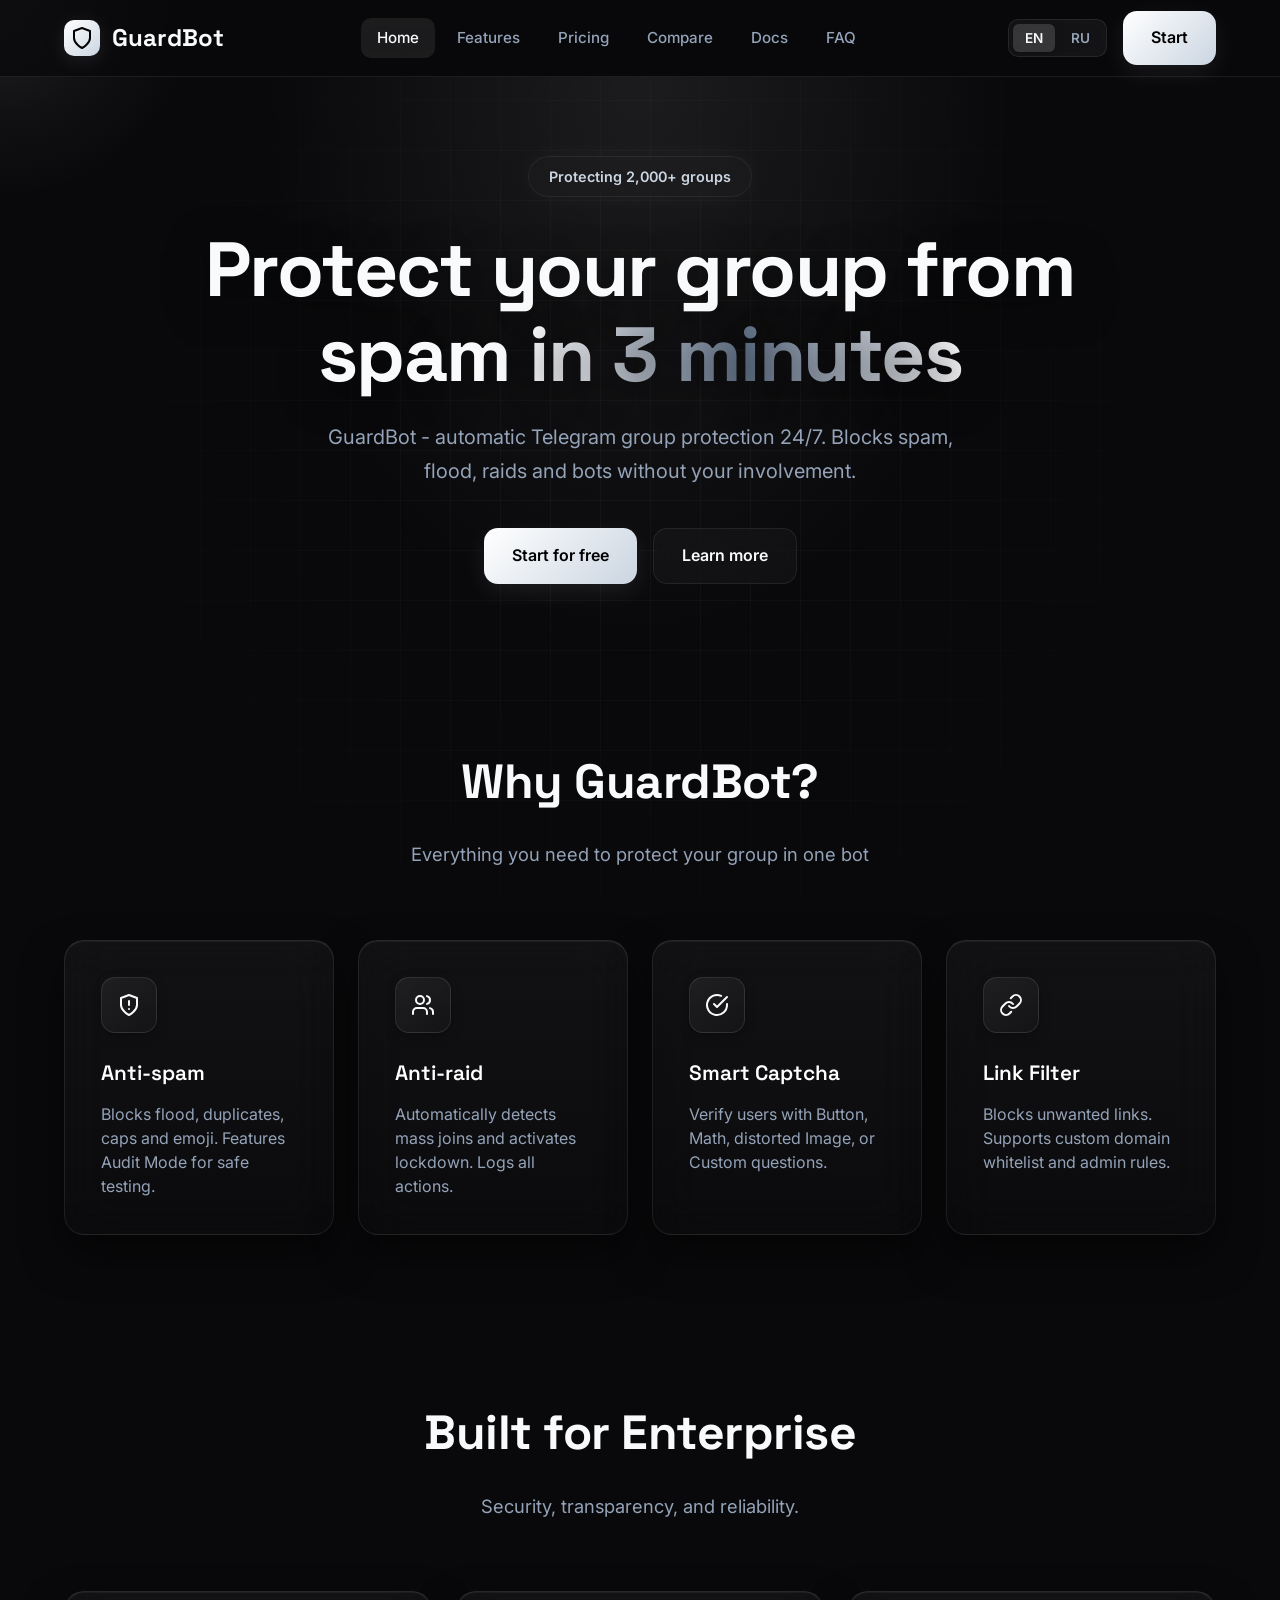
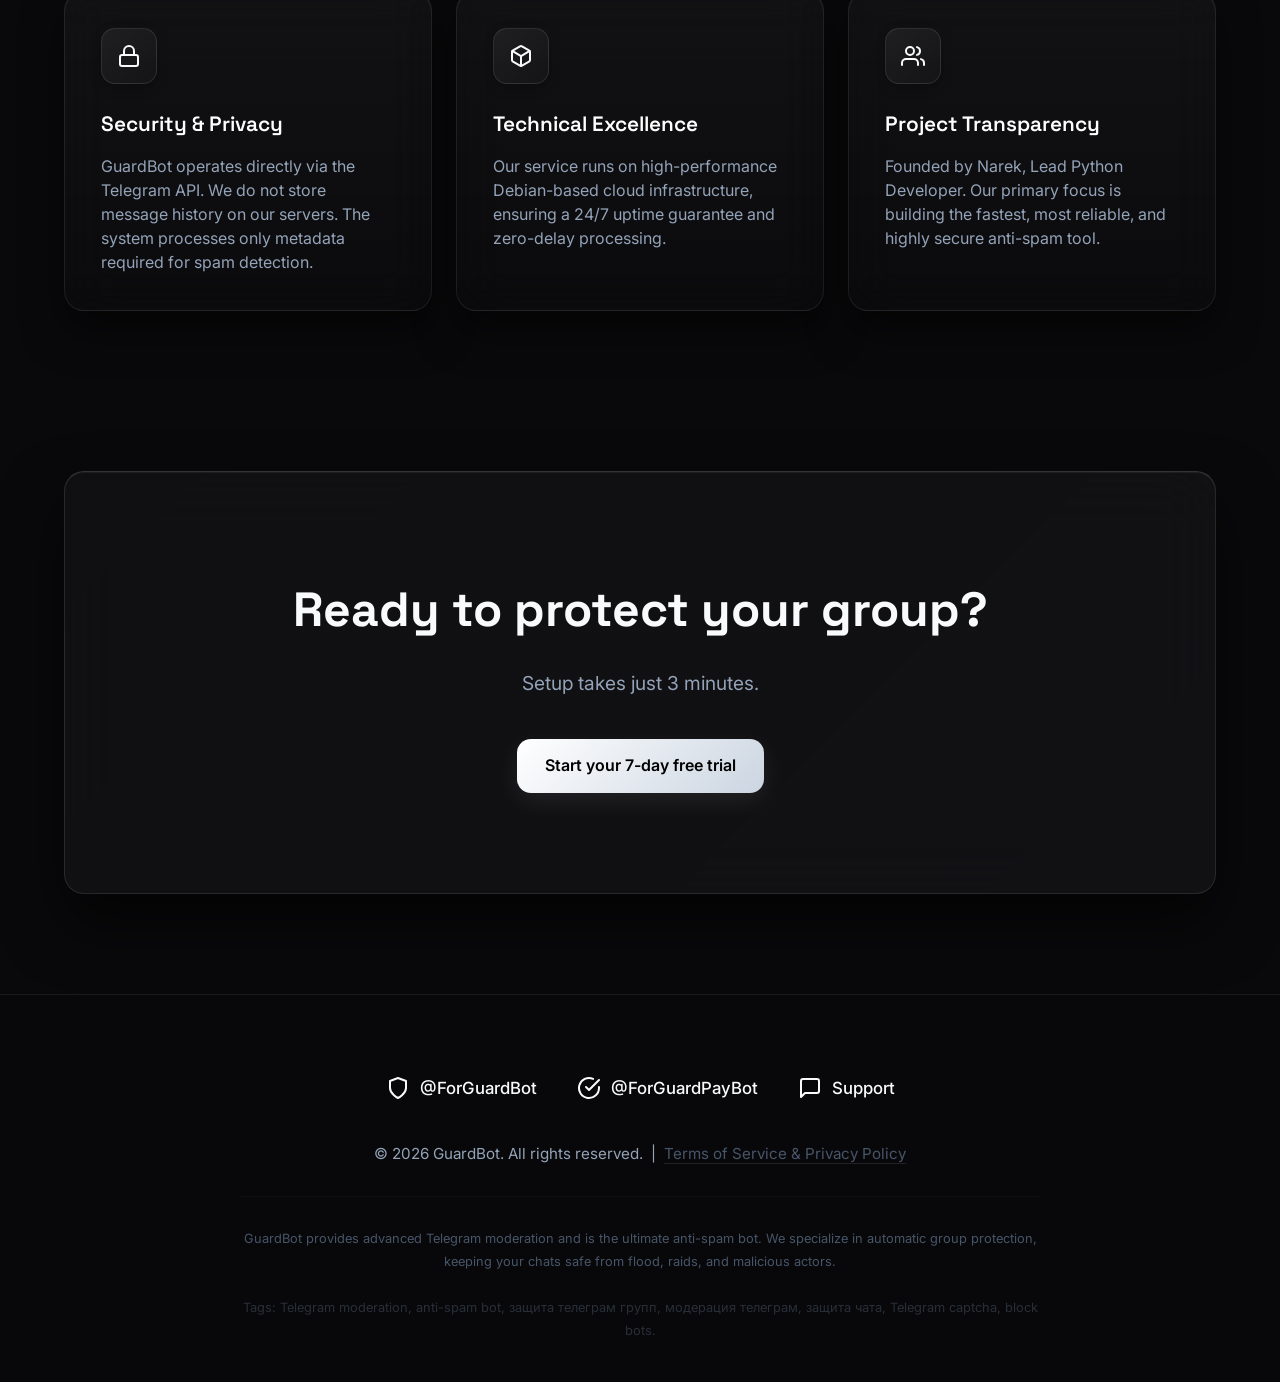
<file: docs/index.html>
<!DOCTYPE html>
<html lang="en" data-theme="dark">
<head>
    <meta charset="UTF-8">
    <meta name="viewport" content="width=device-width, initial-scale=1.0">
    <title>GuardBot | Professional Telegram Group Protection & Anti-Spam</title>
    <meta name="description" content="GuardBot - The ultimate Telegram anti-spam bot. Protect your groups from flood, raids, and spam automatically 24/7. Quick 3-minute setup.">
    <meta name="keywords" content="GuardBot, telegram group protect, anti-spam bot, telegram moderation, block spam telegram, captcha bot, raid protection, bot for telegram group, защита телеграм групп, антиспам бот, модерация чата, бот от спама телеграм, блокировка флуда, защита от рейдов, гвардбот">
    <meta http-equiv="Content-Type" content="text/html; charset=UTF-8">
    <meta name="robots" content="index, follow">
    <link rel="canonical" href="https://guardbot.tech/">
    <meta name="yandex-verification" content="8e36255d26b2627f" />
    
    <meta property="og:type" content="website">
    <meta property="og:url" content="https://guardbot.tech/">
    <meta property="og:title" content="GuardBot | Professional Telegram Group Protection & Anti-Spam">
    <meta property="og:description" content="GuardBot - The ultimate Telegram anti-spam bot. Protect your groups from flood, raids, and spam automatically 24/7. Quick 3-minute setup.">
    <meta property="og:image" content="https://guardbot.tech/images/Icon.png">

    <meta property="twitter:card" content="summary_large_image">
    <meta property="twitter:url" content="https://guardbot.tech/">
    <meta property="twitter:title" content="GuardBot | Professional Telegram Group Protection & Anti-Spam">
    <meta property="twitter:description" content="GuardBot - The ultimate Telegram anti-spam bot. Protect your groups from flood, raids, and spam automatically 24/7. Quick 3-minute setup.">
    <meta property="twitter:image" content="https://guardbot.tech/images/Icon.png">

    <link rel="icon" type="image/png" href="images/Icon.png?v=2">
    <link rel="apple-touch-icon" href="images/Icon.png?v=2">
    <link rel="preconnect" href="https://fonts.googleapis.com">
    <link rel="preconnect" href="https://fonts.gstatic.com" crossorigin>
    <link href="https://fonts.googleapis.com/css2?family=Inter:wght@400;500;600;700&family=Space+Grotesk:wght@500;600;700&display=swap" rel="stylesheet">

    <link rel="stylesheet" href="style.css">
    <script type="application/ld+json">
    [
        {
            "@context": "https://schema.org",
            "@type": "SoftwareApplication",
            "name": "GuardBot",
            "operatingSystem": "Telegram",
            "applicationCategory": "SecurityApplication",
            "offers": {
                "@type": "Offer",
                "price": "3.00",
                "priceCurrency": "USD"
            },
            "description": "Automatic Telegram group protection against spam, flood and raids."
        },
        {
            "@context": "https://schema.org",
            "@type": "FAQPage",
            "mainEntity": [
                {
                    "@type": "Question",
                    "name": "How fast is the setup?",
                    "acceptedAnswer": {
                        "@type": "Answer",
                        "text": "Setup takes 2-3 minutes. Pay for subscription, get a code, add bot to the group and use /activate."
                    }
                },
                {
                    "@type": "Question",
                    "name": "Can I test it for free?",
                    "acceptedAnswer": {
                        "@type": "Answer",
                        "text": "Yes! Add the bot to your group and enjoy 7 days of free access!"
                    }
                },
                {
                    "@type": "Question",
                    "name": "What are the payment methods?",
                    "acceptedAnswer": {
                        "@type": "Answer",
                        "text": "Crypto (USDT TRC20, TON) with 10% discount and Telegram Stars. Instant payment."
                    }
                },
                {
                    "@type": "Question",
                    "name": "Does it support English?",
                    "acceptedAnswer": {
                        "@type": "Answer",
                        "text": "Yes, full English support. Support team answers in English 24/7."
                    }
                }
            ]
        }
    ]
    </script>
    <!-- Yandex.Metrika counter -->
    <script type="text/javascript">
        (function(m,e,t,r,i,k,a){
            m[i]=m[i]||function(){(m[i].a=m[i].a||[]).push(arguments)};
            m[i].l=1*new Date();
            for (var j = 0; j < document.scripts.length; j++) {if (document.scripts[j].src === r) { return; }}
            k=e.createElement(t),a=e.getElementsByTagName(t)[0],k.async=1,k.src=r,a.parentNode.insertBefore(k,a)
        })(window, document,'script','https://mc.yandex.ru/metrika/tag.js?id=109013732', 'ym');

        ym(109013732, 'init', {ssr:true, webvisor:true, clickmap:true, ecommerce:"dataLayer", referrer: document.referrer, url: location.href, accurateTrackBounce:true, trackLinks:true});
    </script>
    <noscript><div><img src="https://mc.yandex.ru/watch/109013732" style="position:absolute; left:-9999px;" alt="" /></div></noscript>
    <!-- /Yandex.Metrika counter -->
</head>

<body>
    <div class="cursor-glow" id="cursorGlow"></div>
    <div class="ambient-glow"></div>
    <div class="ambient-glow-2"></div>

    <header>
        <div class="header-inner">
            <a href="#" class="logo">
                <div class="logo-icon"><svg xmlns="http://www.w3.org/2000/svg" width="24" height="24" viewBox="0 0 24 24" fill="none" stroke="currentColor" stroke-width="2" stroke-linecap="round" stroke-linejoin="round"><path d="M12 22s8-4 8-10V5l-8-3-8 3v7c0 6 8 10 8 10z"></path></svg></div>
                GuardBot
            </a>
            
            <nav id="nav">
                <a href="#home" class="nav-link active" data-page="home" data-en="Home" data-ru="Главная">Home</a>
                <a href="#features" class="nav-link" data-page="features" data-en="Features" data-ru="Функции">Features</a>
                <a href="#pricing" class="nav-link" data-page="pricing" data-en="Pricing" data-ru="Тарифы">Pricing</a>
                <a href="#compare" class="nav-link" data-page="compare" data-en="Compare" data-ru="Сравнение">Compare</a>
                <a href="#docs" class="nav-link" data-page="docs" data-en="Docs" data-ru="Документация">Docs</a>
                <a href="#faq" class="nav-link" data-page="faq" data-en="FAQ" data-ru="FAQ">FAQ</a>
            </nav>

            <div class="header-actions">
                <div class="lang-switch">
                    <button class="lang-btn active" data-lang="en">EN</button>
                    <button class="lang-btn" data-lang="ru">RU</button>
                </div>
                <a href="https://t.me/ForGuardPayBot" target="_blank" rel="noopener noreferrer" class="btn btn-primary" aria-label="Start GuardPayBot" data-en="Start" data-ru="Начать">Start</a>
                <button class="mobile-toggle" id="mobileToggle" aria-label="Toggle mobile menu">
                    <span></span><span></span><span></span>
                </button>
            </div>
        </div>
    </header>

    <main>
        <!-- HOME -->
        <div class="page active" id="page-home">
            <section class="hero reveal">
                <div class="container hero-content">
                    <div class="hero-badge"><span data-en="Protecting 2,000+ groups" data-ru="Защита 2,000+ групп">Protecting 2,000+ groups</span></div>
                    <h1 class="hero-title" data-en="Protect your group from spam <span class='text-gradient'>in 3 minutes</span>" data-ru="Защитите группу от спама <span class='text-gradient'>за 3 минуты</span>">Protect your group from spam <span class="text-gradient">in 3 minutes</span></h1>
                    <p class="hero-desc" data-en="GuardBot - automatic Telegram group protection 24/7. Blocks spam, flood, raids and bots without your involvement." data-ru="GuardBot - автоматическая защита Telegram групп 24/7. Блокирует спам, флуд, рейды и ботов без вашего участия.">GuardBot - automatic Telegram group protection 24/7. Blocks spam, flood, raids and bots without your involvement.</p>
                    <div class="hero-actions">
                        <a href="https://t.me/ForGuardPayBot" target="_blank" rel="noopener noreferrer" class="btn btn-primary" aria-label="Start GuardPayBot" data-en="Start for free" data-ru="Начать бесплатно">Start for free</a>
                        <a href="#features" class="btn btn-secondary" data-page="features" data-en="Learn more" data-ru="Узнать больше">Learn more</a>
                    </div>
                </div>
            </section>

            <section class="section">
                <div class="container">
                    <div class="section-header reveal">
                        <h2 class="section-title" data-en="Why GuardBot?" data-ru="Почему GuardBot?">Why GuardBot?</h2>
                        <p class="section-subtitle" data-en="Everything you need to protect your group in one bot" data-ru="Всё что нужно для защиты вашей группы в одном боте">Everything you need to protect your group in one bot</p>
                    </div>
                    <div class="features-grid why-grid">
                        <div class="feature-card interactive-card reveal" style="transition-delay: 0ms;">
                            <div class="feature-icon"><svg xmlns="http://www.w3.org/2000/svg" width="24" height="24" viewBox="0 0 24 24" fill="none" stroke="currentColor" stroke-width="2" stroke-linecap="round" stroke-linejoin="round"><path d="M12 22s8-4 8-10V5l-8-3-8 3v7c0 6 8 10 8 10z"></path><path d="M12 8v4"></path><path d="M12 16h.01"></path></svg></div>
                            <h3 class="feature-title" data-en="Anti-spam" data-ru="Антиспам">Anti-spam</h3>
                            <p class="feature-desc" data-en="Blocks flood, duplicates, caps and emoji. Features Audit Mode for safe testing." data-ru="Блокирует флуд, дубликаты, капс и эмодзи. Доступен Режим Аудита для тестов.">Blocks flood, duplicates, caps and emoji. Features Audit Mode for safe testing.</p>
                        </div>
                        <div class="feature-card interactive-card reveal" style="transition-delay: 100ms;">
                            <div class="feature-icon"><svg xmlns="http://www.w3.org/2000/svg" width="24" height="24" viewBox="0 0 24 24" fill="none" stroke="currentColor" stroke-width="2" stroke-linecap="round" stroke-linejoin="round"><path d="M16 21v-2a4 4 0 0 0-4-4H6a4 4 0 0 0-4 4v2"></path><circle cx="9" cy="7" r="4"></circle><path d="M22 21v-2a4 4 0 0 0-3-3.87"></path><path d="M16 3.13a4 4 0 0 1 0 7.75"></path></svg></div>
                            <h3 class="feature-title" data-en="Anti-raid" data-ru="Анти-рейд">Anti-raid</h3>
                            <p class="feature-desc" data-en="Automatically detects mass joins and activates lockdown. Logs all actions." data-ru="Автоматически обнаруживает атаки и включает lockdown. Логирует все действия.">Automatically detects mass joins and activates lockdown. Logs all actions.</p>
                        </div>
                        <div class="feature-card interactive-card reveal" style="transition-delay: 200ms;">
                            <div class="feature-icon"><svg xmlns="http://www.w3.org/2000/svg" width="24" height="24" viewBox="0 0 24 24" fill="none" stroke="currentColor" stroke-width="2" stroke-linecap="round" stroke-linejoin="round"><path d="M22 11.08V12a10 10 0 1 1-5.93-9.14"></path><polyline points="22 4 12 14.01 9 11.01"></polyline></svg></div>
                            <h3 class="feature-title" data-en="Smart Captcha" data-ru="Умная Капча">Smart Captcha</h3>
                            <p class="feature-desc" data-en="Verify users with Button, Math, distorted Image, or Custom questions." data-ru="Проверка новых участников: Кнопка, Математика, Картинка или Ваши вопросы.">Verify users with Button, Math, distorted Image, or Custom questions.</p>
                        </div>
                        <div class="feature-card interactive-card reveal" style="transition-delay: 300ms;">
                            <div class="feature-icon"><svg xmlns="http://www.w3.org/2000/svg" width="24" height="24" viewBox="0 0 24 24" fill="none" stroke="currentColor" stroke-width="2" stroke-linecap="round" stroke-linejoin="round"><path d="M10 13a5 5 0 0 0 7.54.54l3-3a5 5 0 0 0-7.07-7.07l-1.72 1.71"></path><path d="M14 11a5 5 0 0 0-7.54-.54l-3 3a5 5 0 0 0 7.07 7.07l1.71-1.71"></path></svg></div>
                            <h3 class="feature-title" data-en="Link Filter" data-ru="Фильтр ссылок">Link Filter</h3>
                            <p class="feature-desc" data-en="Blocks unwanted links. Supports custom domain whitelist and admin rules." data-ru="Блокирует рекламу. Поддерживает белые списки доменов и права админов.">Blocks unwanted links. Supports custom domain whitelist and admin rules.</p>
                        </div>
                    </div>
                </div>
            </section>

            <section class="section">
                <div class="container">
                    <div class="section-header reveal">
                        <h2 class="section-title" data-en="Built for Enterprise" data-ru="Создано для Энтерпрайза">Built for Enterprise</h2>
                        <p class="section-subtitle" data-en="Security, transparency, and reliability." data-ru="Безопасность, прозрачность и надежность.">Security, transparency, and reliability.</p>
                    </div>
                    <div class="features-grid">
                        <div class="feature-card interactive-card reveal" style="transition-delay: 0ms;">
                            <div class="feature-icon"><svg xmlns="http://www.w3.org/2000/svg" width="24" height="24" viewBox="0 0 24 24" fill="none" stroke="currentColor" stroke-width="2" stroke-linecap="round" stroke-linejoin="round"><rect x="3" y="11" width="18" height="11" rx="2" ry="2"></rect><path d="M7 11V7a5 5 0 0 1 10 0v4"></path></svg></div>
                            <h3 class="feature-title" data-en="Security & Privacy" data-ru="Безопасность и Приватность">Security & Privacy</h3>
                            <p class="feature-desc" data-en="GuardBot operates directly via the Telegram API. We do not store message history on our servers. The system processes only metadata required for spam detection." data-ru="GuardBot работает напрямую через Telegram API. Мы не храним историю сообщений на наших серверах. Система обрабатывает только метаданные, необходимые для выявления спама.">GuardBot operates directly via the Telegram API. We do not store message history on our servers. The system processes only metadata required for spam detection.</p>
                        </div>
                        <div class="feature-card interactive-card reveal" style="transition-delay: 100ms;">
                            <div class="feature-icon"><svg xmlns="http://www.w3.org/2000/svg" width="24" height="24" viewBox="0 0 24 24" fill="none" stroke="currentColor" stroke-width="2" stroke-linecap="round" stroke-linejoin="round"><path d="M21 16V8a2 2 0 0 0-1-1.73l-7-4a2 2 0 0 0-2 0l-7 4A2 2 0 0 0 3 8v8a2 2 0 0 0 1 1.73l7 4a2 2 0 0 0 2 0l7-4A2 2 0 0 0 21 16z"></path><polyline points="3.27 6.96 12 12.01 20.73 6.96"></polyline><line x1="12" y1="22.08" x2="12" y2="12"></line></svg></div>
                            <h3 class="feature-title" data-en="Technical Excellence" data-ru="Техническое Превосходство">Technical Excellence</h3>
                            <p class="feature-desc" data-en="Our service runs on high-performance Debian-based cloud infrastructure, ensuring a 24/7 uptime guarantee and zero-delay processing." data-ru="Наш сервис работает на высокопроизводительной облачной инфраструктуре на базе Debian, обеспечивая гарантию аптайма 24/7 и обработку сообщений без задержек.">Our service runs on high-performance Debian-based cloud infrastructure, ensuring a 24/7 uptime guarantee and zero-delay processing.</p>
                        </div>
                        <div class="feature-card interactive-card reveal" style="transition-delay: 200ms;">
                            <div class="feature-icon"><svg xmlns="http://www.w3.org/2000/svg" width="24" height="24" viewBox="0 0 24 24" fill="none" stroke="currentColor" stroke-width="2" stroke-linecap="round" stroke-linejoin="round"><path d="M17 21v-2a4 4 0 0 0-4-4H5a4 4 0 0 0-4 4v2"></path><circle cx="9" cy="7" r="4"></circle><path d="M23 21v-2a4 4 0 0 0-3-3.87"></path><path d="M16 3.13a4 4 0 0 1 0 7.75"></path></svg></div>
                            <h3 class="feature-title" data-en="Project Transparency" data-ru="Прозрачность Проекта">Project Transparency</h3>
                            <p class="feature-desc" data-en="Founded by Narek, Lead Python Developer. Our primary focus is building the fastest, most reliable, and highly secure anti-spam tool." data-ru="Основан Нареком, ведущим Python-разработчиком. Наша главная цель - создание самого быстрого, надежного и безопасного антиспам-инструмента.">Founded by Narek, Lead Python Developer. Our primary focus is building the fastest, most reliable, and highly secure anti-spam tool.</p>
                        </div>
                    </div>
                </div>
            </section>

            <section class="section">
                <div class="container">
                    <div class="cta-section interactive-card reveal">
                        <h2 class="cta-title" data-en="Ready to protect your group?" data-ru="Готовы защитить группу?">Ready to protect your group?</h2>
                        <p class="cta-desc" data-en="Setup takes just 3 minutes." data-ru="Настройка за 3 минуты.">Setup takes just 3 minutes.</p>
                        <a href="https://t.me/ForGuardPayBot" target="_blank" rel="noopener noreferrer" class="btn btn-primary" data-en="Start your 7-day free trial" data-ru="Начать 7 дней бесплатно">Start your 7-day free trial</a>
                    </div>
                </div>
            </section>
        </div>

        <!-- FEATURES -->
        <div class="page" id="page-features">
            <section class="section">
                <div class="container">
                    <div class="section-header reveal">
                        <h2 class="section-title" data-en="All Features" data-ru="Все функции">All Features</h2>
                        <p class="section-subtitle" data-en="Complete toolset for group protection" data-ru="Полный набор инструментов для защиты группы">Complete toolset for group protection</p>
                    </div>
                    <div class="features-grid">
                        <div class="feature-card interactive-card reveal" style="transition-delay: 0ms;"><div class="feature-icon"><svg xmlns="http://www.w3.org/2000/svg" width="24" height="24" viewBox="0 0 24 24" fill="none" stroke="currentColor" stroke-width="2" stroke-linecap="round" stroke-linejoin="round"><path d="M12 22s8-4 8-10V5l-8-3-8 3v7c0 6 8 10 8 10z"></path><path d="M12 8v4"></path><path d="M12 16h.01"></path></svg></div><h3 class="feature-title" data-en="Anti-spam" data-ru="Антиспам">Anti-spam</h3><p class="feature-desc" data-en="Flood, duplicates, caps, emoji. Configurable levels: low, medium, high." data-ru="Флуд, дубликаты, капс, эмодзи. Настраиваемые уровни: low, medium, high.">Flood, duplicates, caps, emoji. Configurable levels: low, medium, high.</p></div>
                        <div class="feature-card interactive-card reveal" style="transition-delay: 50ms;"><div class="feature-icon"><svg xmlns="http://www.w3.org/2000/svg" width="24" height="24" viewBox="0 0 24 24" fill="none" stroke="currentColor" stroke-width="2" stroke-linecap="round" stroke-linejoin="round"><path d="M10 13a5 5 0 0 0 7.54.54l3-3a5 5 0 0 0-7.07-7.07l-1.72 1.71"></path><path d="M14 11a5 5 0 0 0-7.54-.54l-3 3a5 5 0 0 0 7.07 7.07l1.71-1.71"></path></svg></div><h3 class="feature-title" data-en="Link Filter & Whitelist" data-ru="Фильтр ссылок и Whitelist">Link Filter & Whitelist</h3><p class="feature-desc" data-en="Block external/invite links. Set allowed domains and admin exceptions." data-ru="Блокировка сторонних ссылок. Добавление разрешенных доменов и исключений.">Block external/invite links. Set allowed domains and admin exceptions.</p></div>
                        <div class="feature-card interactive-card reveal" style="transition-delay: 100ms;"><div class="feature-icon"><svg xmlns="http://www.w3.org/2000/svg" width="24" height="24" viewBox="0 0 24 24" fill="none" stroke="currentColor" stroke-width="2" stroke-linecap="round" stroke-linejoin="round"><path d="M16 21v-2a4 4 0 0 0-4-4H6a4 4 0 0 0-4 4v2"></path><circle cx="9" cy="7" r="4"></circle><path d="M22 21v-2a4 4 0 0 0-3-3.87"></path><path d="M16 3.13a4 4 0 0 1 0 7.75"></path></svg></div><h3 class="feature-title" data-en="Anti-raid" data-ru="Анти-рейд">Anti-raid</h3><p class="feature-desc" data-en="Automatic lockdown during mass joins." data-ru="Автоматический lockdown при массовых присоединениях.">Automatic lockdown during mass joins.</p></div>
                        <div class="feature-card interactive-card reveal" style="transition-delay: 150ms;"><div class="feature-icon"><svg xmlns="http://www.w3.org/2000/svg" width="24" height="24" viewBox="0 0 24 24" fill="none" stroke="currentColor" stroke-width="2" stroke-linecap="round" stroke-linejoin="round"><path d="M22 11.08V12a10 10 0 1 1-5.93-9.14"></path><polyline points="22 4 12 14.01 9 11.01"></polyline></svg></div><h3 class="feature-title" data-en="Smart Captcha" data-ru="Умная Капча">Smart Captcha</h3><p class="feature-desc" data-en="4 verification types: Button, Math, Image, or Custom admin questions." data-ru="4 типа проверок: Кнопка, Математика, Картинка или Кастомные вопросы админа.">4 verification types: Button, Math, Image, or Custom admin questions.</p></div>
                        <div class="feature-card interactive-card reveal" style="transition-delay: 0ms;"><div class="feature-icon"><svg xmlns="http://www.w3.org/2000/svg" width="24" height="24" viewBox="0 0 24 24" fill="none" stroke="currentColor" stroke-width="2" stroke-linecap="round" stroke-linejoin="round"><path d="m21.73 18-8-14a2 2 0 0 0-3.48 0l-8 14A2 2 0 0 0 4 21h16a2 2 0 0 0 1.73-3Z"></path><path d="M12 9v4"></path><path d="M12 17h.01"></path></svg></div><h3 class="feature-title" data-en="Warnings" data-ru="Предупреждения">Warnings</h3><p class="feature-desc" data-en="Progressive warning system. Mute escalation." data-ru="Прогрессивная система предупреждений. Эскалация мутов.">Progressive warning system. Mute escalation.</p></div>
                        <div class="feature-card interactive-card reveal" style="transition-delay: 50ms;"><div class="feature-icon"><svg xmlns="http://www.w3.org/2000/svg" width="24" height="24" viewBox="0 0 24 24" fill="none" stroke="currentColor" stroke-width="2" stroke-linecap="round" stroke-linejoin="round"><circle cx="12" cy="12" r="10"></circle><line x1="2" y1="12" x2="22" y2="12"></line><path d="M12 2a15.3 15.3 0 0 1 4 10 15.3 15.3 0 0 1-4 10 15.3 15.3 0 0 1-4-10 15.3 15.3 0 0 1 4-10z"></path></svg></div><h3 class="feature-title" data-en="EN + RU" data-ru="RU + EN">EN + RU</h3><p class="feature-desc" data-en="Full English and Russian language support." data-ru="Полная поддержка русского и английского языка.">Full English and Russian language support.</p></div>
                        <div class="feature-card interactive-card reveal" style="transition-delay: 100ms;"><div class="feature-icon"><svg xmlns="http://www.w3.org/2000/svg" width="24" height="24" viewBox="0 0 24 24" fill="none" stroke="currentColor" stroke-width="2" stroke-linecap="round" stroke-linejoin="round"><line x1="12" y1="20" x2="12" y2="10"></line><line x1="18" y1="20" x2="18" y2="4"></line><line x1="6" y1="20" x2="6" y2="16"></line></svg></div><h3 class="feature-title" data-en="Action Logs" data-ru="Логирование">Action Logs</h3><p class="feature-desc" data-en="Detailed moderation logs. Export for 24h or 7d." data-ru="Детальные логи модерации. Экспорт за 24ч или 7д.">Detailed moderation logs. Export for 24h or 7d.</p></div>
                        <div class="feature-card interactive-card reveal" style="transition-delay: 150ms;"><div class="feature-icon"><svg xmlns="http://www.w3.org/2000/svg" width="24" height="24" viewBox="0 0 24 24" fill="none" stroke="currentColor" stroke-width="2" stroke-linecap="round" stroke-linejoin="round"><circle cx="12" cy="12" r="3"></circle><path d="M19.4 15a1.65 1.65 0 0 0 .33 1.82l.06.06a2 2 0 0 1 0 2.83 2 2 0 0 1-2.83 0l-.06-.06a1.65 1.65 0 0 0-1.82-.33 1.65 1.65 0 0 0-1 1.51V21a2 2 0 0 1-2 2 2 2 0 0 1-2-2v-.09A1.65 1.65 0 0 0 9 19.4a1.65 1.65 0 0 0-1.82.33l-.06.06a2 2 0 0 1-2.83 0 2 2 0 0 1 0-2.83l.06-.06a1.65 1.65 0 0 0 .33-1.82 1.65 1.65 0 0 0-1.51-1H3a2 2 0 0 1-2-2 2 2 0 0 1 2-2h.09A1.65 1.65 0 0 0 4.6 9a1.65 1.65 0 0 0-.33-1.82l-.06-.06a2 2 0 0 1 0-2.83 2 2 0 0 1 2.83 0l.06.06a1.65 1.65 0 0 0 1.82.33H9a1.65 1.65 0 0 0 1-1.51V3a2 2 0 0 1 2-2 2 2 0 0 1 2 2v.09a1.65 1.65 0 0 0 1 1.51 1.65 1.65 0 0 0 1.82-.33l.06-.06a2 2 0 0 1 2.83 0 2 2 0 0 1 0 2.83l-.06.06a1.65 1.65 0 0 0-.33 1.82V9a1.65 1.65 0 0 0 1.51 1H21a2 2 0 0 1 2 2 2 2 0 0 1-2 2h-.09a1.65 1.65 0 0 0-1.51 1z"></path></svg></div><h3 class="feature-title" data-en="Audit Mode" data-ru="Режим аудита">Audit Mode</h3><p class="feature-desc" data-en="Safely test policies. Bot logs actions without punishing users." data-ru="Безопасные тесты. Бот логирует нарушения без наказаний.">Safely test policies. Bot logs actions without punishing users.</p></div>
                        <div class="feature-card interactive-card reveal" style="transition-delay: 0ms;"><div class="feature-icon"><svg xmlns="http://www.w3.org/2000/svg" width="24" height="24" viewBox="0 0 24 24" fill="none" stroke="currentColor" stroke-width="2" stroke-linecap="round" stroke-linejoin="round"><path d="M21 15a2 2 0 0 1-2 2H7l-4 4V5a2 2 0 0 1 2-2h14a2 2 0 0 1 2 2z"></path></svg></div><h3 class="feature-title" data-en="Greetings" data-ru="Приветствия">Greetings</h3><p class="feature-desc" data-en="Custom welcome messages with media and inline buttons." data-ru="Кастомные приветствия с медиа и инлайн-кнопками.">Custom welcome messages with media and inline buttons.</p></div>
                        <div class="feature-card interactive-card reveal" style="transition-delay: 50ms;"><div class="feature-icon"><svg xmlns="http://www.w3.org/2000/svg" width="24" height="24" viewBox="0 0 24 24" fill="none" stroke="currentColor" stroke-width="2" stroke-linecap="round" stroke-linejoin="round"><path d="M14 2H6a2 2 0 0 0-2 2v16a2 2 0 0 0 2 2h12a2 2 0 0 0 2-2V8z"></path><polyline points="14 2 14 8 20 8"></polyline><line x1="16" y1="13" x2="8" y2="13"></line><line x1="16" y1="17" x2="8" y2="17"></line><polyline points="10 9 9 9 8 9"></polyline></svg></div><h3 class="feature-title" data-en="Notes" data-ru="Заметки">Notes</h3><p class="feature-desc" data-en="Save FAQ and rules by #tags for quick responses." data-ru="Сохраняйте FAQ и правила по #тегам для быстрых ответов.">Save FAQ and rules by #tags for quick responses.</p></div>
                        <div class="feature-card interactive-card reveal" style="transition-delay: 100ms;"><div class="feature-icon"><svg xmlns="http://www.w3.org/2000/svg" width="24" height="24" viewBox="0 0 24 24" fill="none" stroke="currentColor" stroke-width="2" stroke-linecap="round" stroke-linejoin="round"><ellipse cx="12" cy="5" rx="9" ry="3"></ellipse><path d="M21 12c0 1.66-4 3-9 3s-9-1.34-9-3"></path><path d="M3 5v14c0 1.66 4 3 9 3s9-1.34 9-3V5"></path></svg></div><h3 class="feature-title" data-en="Backups" data-ru="Бэкапы">Backups</h3><p class="feature-desc" data-en="Export and import all group settings instantly." data-ru="Мгновенный экспорт и импорт всех настроек группы.">Export and import all group settings instantly.</p></div>
                        <div class="feature-card interactive-card reveal" style="transition-delay: 150ms;"><div class="feature-icon"><svg xmlns="http://www.w3.org/2000/svg" width="24" height="24" viewBox="0 0 24 24" fill="none" stroke="currentColor" stroke-width="2" stroke-linecap="round" stroke-linejoin="round"><rect x="3" y="4" width="18" height="18" rx="2" ry="2"></rect><line x1="16" y1="2" x2="16" y2="6"></line><line x1="8" y1="2" x2="8" y2="6"></line><line x1="3" y1="10" x2="21" y2="10"></line></svg></div><h3 class="feature-title" data-en="Scheduler" data-ru="Планировщик">Scheduler</h3><p class="feature-desc" data-en="Scheduled messages and automated periodic tasks." data-ru="Отложенные сообщения и автоматические периодические задачи.">Scheduled messages and automated periodic tasks.</p></div>
                    </div>
                </div>
            </section>
        </div>

        <!-- PRICING -->
        <div class="page" id="page-pricing">
            <section class="section">
                <div class="container container-wide">
                    <div class="section-header reveal">
                        <h2 class="section-title" data-en="Beta Pricing Model" data-ru="Модель ценообразования">Beta Pricing Model</h2>
                        <p class="section-subtitle" data-en="During the current beta phase, 100% of the functionality is free to use." data-ru="На этапе бета-тестирования 100% функционала доступно абсолютно бесплатно.">During the current beta phase, 100% of the functionality is free to use.</p>
                        <p style="color: var(--cyan); margin-top: 15px; font-size: 0.9rem; opacity: 0.8;"><svg xmlns="http://www.w3.org/2000/svg" width="16" height="16" viewBox="0 0 24 24" fill="none" stroke="currentColor" stroke-width="2" stroke-linecap="round" stroke-linejoin="round" style="vertical-align: middle; margin-right: 5px;"><line x1="5" y1="12" x2="19" y2="12"></line><polyline points="12 5 19 12 12 19"></polyline></svg><span data-en="Scroll to see more plans" data-ru="Листайте вправо, чтобы увидеть все тарифы">Scroll to see more plans</span></p>
                    </div>
                    <div class="pricing-grid">
                        <div class="pricing-card interactive-card beta-card reveal" style="transition-delay: 0ms; background: linear-gradient(180deg, rgba(255, 255, 255, 0.02) 0%, var(--surface) 100%); border-color: rgba(255, 255, 255, 0.08);">
                            <div class="pricing-badge" style="background: var(--cyan); color: #000; box-shadow: 0 4px 15px var(--cyan-glow);" data-en="Special" data-ru="Специально">Special</div>
                            <h3 class="pricing-name" style="color: #fff;">Beta Access</h3>
                            <div class="pricing-price">Free</div>
                            <div class="pricing-period" data-en="100% Free" data-ru="100% Бесплатно">100% Free</div>
                            <ul class="pricing-features">
                                <li><svg xmlns="http://www.w3.org/2000/svg" width="20" height="20" viewBox="0 0 24 24" fill="none" stroke="currentColor" stroke-width="2" stroke-linecap="round" stroke-linejoin="round"><polyline points="20 6 9 17 4 12"></polyline></svg> <span data-en="All Premium Features" data-ru="Все Premium функции">All Premium Features</span></li>
                                <li><svg xmlns="http://www.w3.org/2000/svg" width="20" height="20" viewBox="0 0 24 24" fill="none" stroke="currentColor" stroke-width="2" stroke-linecap="round" stroke-linejoin="round"><polyline points="20 6 9 17 4 12"></polyline></svg> <span data-en="By Application Only" data-ru="Только по заявке">By Application Only</span></li>
                                <li><svg xmlns="http://www.w3.org/2000/svg" width="20" height="20" viewBox="0 0 24 24" fill="none" stroke="currentColor" stroke-width="2" stroke-linecap="round" stroke-linejoin="round"><polyline points="20 6 9 17 4 12"></polyline></svg> <span data-en="Zero cost forever*" data-ru="Навсегда бесплатно*">Zero cost forever*</span></li>
                            </ul>
                            <button class="btn btn-primary" onclick="openBetaModal()" data-en="Learn More" data-ru="Подробнее">Learn More</button>
                        </div>
                        <div class="pricing-card interactive-card reveal" style="transition-delay: 100ms;">
                            <h3 class="pricing-name">Basic</h3>
                            <div class="pricing-price">$3</div>
                            <div class="pricing-period" data-en="per month" data-ru="в месяц">per month</div>
                            <ul class="pricing-features">
                                <li><svg xmlns="http://www.w3.org/2000/svg" width="20" height="20" viewBox="0 0 24 24" fill="none" stroke="currentColor" stroke-width="2" stroke-linecap="round" stroke-linejoin="round"><polyline points="20 6 9 17 4 12"></polyline></svg> <span data-en="1 group" data-ru="1 группа">1 group</span></li>
                                <li><svg xmlns="http://www.w3.org/2000/svg" width="20" height="20" viewBox="0 0 24 24" fill="none" stroke="currentColor" stroke-width="2" stroke-linecap="round" stroke-linejoin="round"><polyline points="20 6 9 17 4 12"></polyline></svg> <span data-en="Basic protection" data-ru="Базовая защита">Basic protection</span></li>
                                <li><svg xmlns="http://www.w3.org/2000/svg" width="20" height="20" viewBox="0 0 24 24" fill="none" stroke="currentColor" stroke-width="2" stroke-linecap="round" stroke-linejoin="round"><polyline points="20 6 9 17 4 12"></polyline></svg> <span data-en="Standard support" data-ru="Стандартная поддержка">Standard support</span></li>
                            </ul>
                            <a href="https://t.me/ForGuardPayBot" target="_blank" rel="noopener noreferrer" class="btn btn-secondary" data-en="Choose" data-ru="Выбрать">Choose</a>
                        </div>
                        <div class="pricing-card interactive-card popular reveal" style="transition-delay: 200ms;">
                            <div class="pricing-badge" data-en="Most Popular" data-ru="Популярный">Most Popular</div>
                            <h3 class="pricing-name">Pro</h3>
                            <div class="pricing-price">$8</div>
                            <div class="pricing-period" data-en="per month" data-ru="в месяц">per month</div>
                            <ul class="pricing-features">
                                <li><svg xmlns="http://www.w3.org/2000/svg" width="20" height="20" viewBox="0 0 24 24" fill="none" stroke="currentColor" stroke-width="2" stroke-linecap="round" stroke-linejoin="round"><polyline points="20 6 9 17 4 12"></polyline></svg> <span data-en="3 groups" data-ru="3 группы">3 groups</span></li>
                                <li><svg xmlns="http://www.w3.org/2000/svg" width="20" height="20" viewBox="0 0 24 24" fill="none" stroke="currentColor" stroke-width="2" stroke-linecap="round" stroke-linejoin="round"><polyline points="20 6 9 17 4 12"></polyline></svg> <span data-en="All protection features" data-ru="Все функции защиты">All protection features</span></li>
                                <li><svg xmlns="http://www.w3.org/2000/svg" width="20" height="20" viewBox="0 0 24 24" fill="none" stroke="currentColor" stroke-width="2" stroke-linecap="round" stroke-linejoin="round"><polyline points="20 6 9 17 4 12"></polyline></svg> <span data-en="Priority support" data-ru="Приоритетная поддержка">Priority support</span></li>
                                <li><svg xmlns="http://www.w3.org/2000/svg" width="20" height="20" viewBox="0 0 24 24" fill="none" stroke="currentColor" stroke-width="2" stroke-linecap="round" stroke-linejoin="round"><polyline points="20 6 9 17 4 12"></polyline></svg> <span data-en="Advanced stats" data-ru="Расширенная статистика">Advanced stats</span></li>
                            </ul>
                            <a href="https://t.me/ForGuardPayBot" target="_blank" rel="noopener noreferrer" class="btn btn-primary" data-en="Choose" data-ru="Выбрать">Choose</a>
                        </div>
                        <div class="pricing-card interactive-card reveal" style="transition-delay: 300ms;">
                            <h3 class="pricing-name">Business</h3>
                            <div class="pricing-price">$20</div>
                            <div class="pricing-period" data-en="per month" data-ru="в месяц">per month</div>
                            <ul class="pricing-features">
                                <li><svg xmlns="http://www.w3.org/2000/svg" width="20" height="20" viewBox="0 0 24 24" fill="none" stroke="currentColor" stroke-width="2" stroke-linecap="round" stroke-linejoin="round"><polyline points="20 6 9 17 4 12"></polyline></svg> <span data-en="10 groups" data-ru="10 групп">10 groups</span></li>
                                <li><svg xmlns="http://www.w3.org/2000/svg" width="20" height="20" viewBox="0 0 24 24" fill="none" stroke="currentColor" stroke-width="2" stroke-linecap="round" stroke-linejoin="round"><polyline points="20 6 9 17 4 12"></polyline></svg> <span data-en="All protection features" data-ru="Все функции защиты">All protection features</span></li>
                                <li><svg xmlns="http://www.w3.org/2000/svg" width="20" height="20" viewBox="0 0 24 24" fill="none" stroke="currentColor" stroke-width="2" stroke-linecap="round" stroke-linejoin="round"><polyline points="20 6 9 17 4 12"></polyline></svg> <span data-en="VIP support" data-ru="VIP поддержка">VIP support</span></li>
                                <li><svg xmlns="http://www.w3.org/2000/svg" width="20" height="20" viewBox="0 0 24 24" fill="none" stroke="currentColor" stroke-width="2" stroke-linecap="round" stroke-linejoin="round"><polyline points="20 6 9 17 4 12"></polyline></svg> <span data-en="Customization" data-ru="Кастомизация">Customization</span></li>
                            </ul>
                            <a href="https://t.me/ForGuardPayBot" target="_blank" rel="noopener noreferrer" class="btn btn-secondary" data-en="Choose" data-ru="Выбрать">Choose</a>
                        </div>
                        <div class="pricing-card interactive-card reveal" style="transition-delay: 400ms;">
                            <h3 class="pricing-name">Lifetime</h3>
                            <div class="pricing-price">$189</div>
                            <div class="pricing-period" data-en="forever" data-ru="навсегда">forever</div>
                            <ul class="pricing-features">
                                <li><svg xmlns="http://www.w3.org/2000/svg" width="20" height="20" viewBox="0 0 24 24" fill="none" stroke="currentColor" stroke-width="2" stroke-linecap="round" stroke-linejoin="round"><polyline points="20 6 9 17 4 12"></polyline></svg> <span data-en="Unlimited groups" data-ru="Безлимит групп">Unlimited groups</span></li>
                                <li><svg xmlns="http://www.w3.org/2000/svg" width="20" height="20" viewBox="0 0 24 24" fill="none" stroke="currentColor" stroke-width="2" stroke-linecap="round" stroke-linejoin="round"><polyline points="20 6 9 17 4 12"></polyline></svg> <span data-en="All protection features" data-ru="Все функции защиты">All protection features</span></li>
                                <li><svg xmlns="http://www.w3.org/2000/svg" width="20" height="20" viewBox="0 0 24 24" fill="none" stroke="currentColor" stroke-width="2" stroke-linecap="round" stroke-linejoin="round"><polyline points="20 6 9 17 4 12"></polyline></svg> <span data-en="Lifetime license" data-ru="Пожизненная лицензия">Lifetime license</span></li>
                                <li><svg xmlns="http://www.w3.org/2000/svg" width="20" height="20" viewBox="0 0 24 24" fill="none" stroke="currentColor" stroke-width="2" stroke-linecap="round" stroke-linejoin="round"><polyline points="20 6 9 17 4 12"></polyline></svg> <span data-en="First-priority support" data-ru="Первоочередная поддержка">First-priority support</span></li>
                            </ul>
                            <a href="https://t.me/ForGuardPayBot" target="_blank" rel="noopener noreferrer" class="btn btn-secondary" data-en="Choose" data-ru="Выбрать">Choose</a>
                        </div>
                    </div>
                </div>
            </section>
        </div>

        <!-- COMPARE -->
        <div class="page" id="page-compare">
            <section class="section">
                <div class="container">
                    <div class="section-header reveal">
                        <h2 class="section-title" data-en="Comparison" data-ru="Сравнение с конкурентами">Comparison</h2>
                        <p class="section-subtitle" data-en="Why GuardBot is the best choice" data-ru="Почему GuardBot - лучший выбор">Why GuardBot is the best choice</p>
                    </div>
                    <div class="comparison-wrapper reveal">
                        <table class="comparison-table">
                            <thead>
                                <tr>
                                    <th>Feature</th>
                                    <th class="highlight"><svg xmlns="http://www.w3.org/2000/svg" width="24" height="24" viewBox="0 0 24 24" fill="none" stroke="currentColor" stroke-width="2" stroke-linecap="round" stroke-linejoin="round"><path d="M12 22s8-4 8-10V5l-8-3-8 3v7c0 6 8 10 8 10z"></path></svg> GuardBot</th>
                                    <th>Combot</th>
                                    <th>Rose</th>
                                    <th>Shieldy</th>
                                </tr>
                            </thead>
                            <tbody>
                                <tr>
                                    <td data-en="Anti-spam" data-ru="Антиспам">Anti-spam</td>
                                    <td class="highlight"><svg xmlns="http://www.w3.org/2000/svg" width="20" height="20" viewBox="0 0 24 24" fill="none" stroke="currentColor" stroke-width="2" stroke-linecap="round" stroke-linejoin="round"><polyline points="20 6 9 17 4 12"></polyline></svg> <span data-en="Advanced" data-ru="Расширенный">Advanced</span></td>
                                    <td><svg xmlns="http://www.w3.org/2000/svg" width="20" height="20" viewBox="0 0 24 24" fill="none" stroke="currentColor" stroke-width="2" stroke-linecap="round" stroke-linejoin="round"><polyline points="20 6 9 17 4 12"></polyline></svg> <span data-en="Basic" data-ru="Базовый">Basic</span></td>
                                    <td><svg xmlns="http://www.w3.org/2000/svg" width="20" height="20" viewBox="0 0 24 24" fill="none" stroke="currentColor" stroke-width="2" stroke-linecap="round" stroke-linejoin="round"><polyline points="20 6 9 17 4 12"></polyline></svg> <span data-en="Basic" data-ru="Базовый">Basic</span></td>
                                    <td><svg xmlns="http://www.w3.org/2000/svg" width="20" height="20" viewBox="0 0 24 24" fill="none" stroke="#ff4c4c" stroke-width="2" stroke-linecap="round" stroke-linejoin="round"><line x1="18" y1="6" x2="6" y2="18"></line><line x1="6" y1="6" x2="18" y2="18"></line></svg></td>
                                </tr>
                                <tr>
                                    <td data-en="Mute escalation" data-ru="Эскалация мутов">Mute escalation</td>
                                    <td class="highlight"><svg xmlns="http://www.w3.org/2000/svg" width="20" height="20" viewBox="0 0 24 24" fill="none" stroke="currentColor" stroke-width="2" stroke-linecap="round" stroke-linejoin="round"><polyline points="20 6 9 17 4 12"></polyline></svg> <span data-en="5m -> 24h" data-ru="5 мин -> 24ч">5m -> 24h</span></td>
                                    <td><svg xmlns="http://www.w3.org/2000/svg" width="20" height="20" viewBox="0 0 24 24" fill="none" stroke="#ff4c4c" stroke-width="2" stroke-linecap="round" stroke-linejoin="round"><line x1="18" y1="6" x2="6" y2="18"></line><line x1="6" y1="6" x2="18" y2="18"></line></svg></td>
                                    <td><svg xmlns="http://www.w3.org/2000/svg" width="20" height="20" viewBox="0 0 24 24" fill="none" stroke="#a0a0b0" stroke-width="2" stroke-linecap="round" stroke-linejoin="round"><line x1="5" y1="12" x2="19" y2="12"></line></svg> <span data-en="Fixed" data-ru="Фикс.">Fixed</span></td>
                                    <td><svg xmlns="http://www.w3.org/2000/svg" width="20" height="20" viewBox="0 0 24 24" fill="none" stroke="#ff4c4c" stroke-width="2" stroke-linecap="round" stroke-linejoin="round"><line x1="18" y1="6" x2="6" y2="18"></line><line x1="6" y1="6" x2="18" y2="18"></line></svg></td>
                                </tr>
                                <tr>
                                    <td data-en="Languages" data-ru="Языки">Languages</td>
                                    <td class="highlight"><svg xmlns="http://www.w3.org/2000/svg" width="20" height="20" viewBox="0 0 24 24" fill="none" stroke="currentColor" stroke-width="2" stroke-linecap="round" stroke-linejoin="round"><polyline points="20 6 9 17 4 12"></polyline></svg> RU + EN</td>
                                    <td><svg xmlns="http://www.w3.org/2000/svg" width="20" height="20" viewBox="0 0 24 24" fill="none" stroke="#ff4c4c" stroke-width="2" stroke-linecap="round" stroke-linejoin="round"><line x1="18" y1="6" x2="6" y2="18"></line><line x1="6" y1="6" x2="18" y2="18"></line></svg> EN</td>
                                    <td><svg xmlns="http://www.w3.org/2000/svg" width="20" height="20" viewBox="0 0 24 24" fill="none" stroke="#ff4c4c" stroke-width="2" stroke-linecap="round" stroke-linejoin="round"><line x1="18" y1="6" x2="6" y2="18"></line><line x1="6" y1="6" x2="18" y2="18"></line></svg> EN</td>
                                    <td><svg xmlns="http://www.w3.org/2000/svg" width="20" height="20" viewBox="0 0 24 24" fill="none" stroke="#ff4c4c" stroke-width="2" stroke-linecap="round" stroke-linejoin="round"><line x1="18" y1="6" x2="6" y2="18"></line><line x1="6" y1="6" x2="18" y2="18"></line></svg> EN</td>
                                </tr>
                                <tr>
                                    <td data-en="Anti-raid" data-ru="Анти-рейд">Anti-raid</td>
                                    <td class="highlight"><svg xmlns="http://www.w3.org/2000/svg" width="20" height="20" viewBox="0 0 24 24" fill="none" stroke="currentColor" stroke-width="2" stroke-linecap="round" stroke-linejoin="round"><polyline points="20 6 9 17 4 12"></polyline></svg> <span data-en="Auto" data-ru="Авто">Auto</span></td>
                                    <td><svg xmlns="http://www.w3.org/2000/svg" width="20" height="20" viewBox="0 0 24 24" fill="none" stroke="#a0a0b0" stroke-width="2" stroke-linecap="round" stroke-linejoin="round"><line x1="5" y1="12" x2="19" y2="12"></line></svg> <span data-en="Manual" data-ru="Ручной">Manual</span></td>
                                    <td><svg xmlns="http://www.w3.org/2000/svg" width="20" height="20" viewBox="0 0 24 24" fill="none" stroke="currentColor" stroke-width="2" stroke-linecap="round" stroke-linejoin="round"><polyline points="20 6 9 17 4 12"></polyline></svg></td>
                                    <td><svg xmlns="http://www.w3.org/2000/svg" width="20" height="20" viewBox="0 0 24 24" fill="none" stroke="currentColor" stroke-width="2" stroke-linecap="round" stroke-linejoin="round"><polyline points="20 6 9 17 4 12"></polyline></svg></td>
                                </tr>
                                <tr>
                                    <td data-en="Audit mode" data-ru="Режим аудита">Audit mode</td>
                                    <td class="highlight"><svg xmlns="http://www.w3.org/2000/svg" width="20" height="20" viewBox="0 0 24 24" fill="none" stroke="currentColor" stroke-width="2" stroke-linecap="round" stroke-linejoin="round"><polyline points="20 6 9 17 4 12"></polyline></svg></td>
                                    <td><svg xmlns="http://www.w3.org/2000/svg" width="20" height="20" viewBox="0 0 24 24" fill="none" stroke="#ff4c4c" stroke-width="2" stroke-linecap="round" stroke-linejoin="round"><line x1="18" y1="6" x2="6" y2="18"></line><line x1="6" y1="6" x2="18" y2="18"></line></svg></td>
                                    <td><svg xmlns="http://www.w3.org/2000/svg" width="20" height="20" viewBox="0 0 24 24" fill="none" stroke="#ff4c4c" stroke-width="2" stroke-linecap="round" stroke-linejoin="round"><line x1="18" y1="6" x2="6" y2="18"></line><line x1="6" y1="6" x2="18" y2="18"></line></svg></td>
                                    <td><svg xmlns="http://www.w3.org/2000/svg" width="20" height="20" viewBox="0 0 24 24" fill="none" stroke="#ff4c4c" stroke-width="2" stroke-linecap="round" stroke-linejoin="round"><line x1="18" y1="6" x2="6" y2="18"></line><line x1="6" y1="6" x2="18" y2="18"></line></svg></td>
                                </tr>
                                <tr>
                                    <td data-en="Log export" data-ru="Экспорт логов">Log export</td>
                                    <td class="highlight"><svg xmlns="http://www.w3.org/2000/svg" width="20" height="20" viewBox="0 0 24 24" fill="none" stroke="currentColor" stroke-width="2" stroke-linecap="round" stroke-linejoin="round"><polyline points="20 6 9 17 4 12"></polyline></svg> <span data-en="24h/7d" data-ru="24h/7d">24h/7d</span></td>
                                    <td><svg xmlns="http://www.w3.org/2000/svg" width="20" height="20" viewBox="0 0 24 24" fill="none" stroke="#a0a0b0" stroke-width="2" stroke-linecap="round" stroke-linejoin="round"><line x1="5" y1="12" x2="19" y2="12"></line></svg> <span data-en="Paid" data-ru="Платно">Paid</span></td>
                                    <td><svg xmlns="http://www.w3.org/2000/svg" width="20" height="20" viewBox="0 0 24 24" fill="none" stroke="#ff4c4c" stroke-width="2" stroke-linecap="round" stroke-linejoin="round"><line x1="18" y1="6" x2="6" y2="18"></line><line x1="6" y1="6" x2="18" y2="18"></line></svg></td>
                                    <td><svg xmlns="http://www.w3.org/2000/svg" width="20" height="20" viewBox="0 0 24 24" fill="none" stroke="#ff4c4c" stroke-width="2" stroke-linecap="round" stroke-linejoin="round"><line x1="18" y1="6" x2="6" y2="18"></line><line x1="6" y1="6" x2="18" y2="18"></line></svg></td>
                                </tr>
                                <tr>
                                    <td data-en="Price" data-ru="Цена">Price</td>
                                    <td class="highlight"><strong data-en="Free (Beta) / $3/mo" data-ru="Бесплатно (Бета) / $3/мес">Free (Beta) / $3/mo</strong></td>
                                    <td>$4.99/mo</td>
                                    <td data-en="Free*" data-ru="Бесплатно*">Free*</td>
                                    <td data-en="Free" data-ru="Бесплатно">Free</td>
                                </tr>
                                <tr>
                                    <td data-en="Support" data-ru="Поддержка">Support</td>
                                    <td class="highlight"><svg xmlns="http://www.w3.org/2000/svg" width="20" height="20" viewBox="0 0 24 24" fill="none" stroke="currentColor" stroke-width="2" stroke-linecap="round" stroke-linejoin="round"><polyline points="20 6 9 17 4 12"></polyline></svg> <span data-en="24/7 EN/RU" data-ru="24/7 RU/EN">24/7 EN/RU</span></td>
                                    <td>EN</td>
                                    <td data-en="Forum" data-ru="Форум">Forum</td>
                                    <td data-en="GitHub" data-ru="GitHub">GitHub</td>
                                </tr>
                            </tbody>
                        </table>
                    </div>
                    <p style="text-align: center; margin-top: 24px; color: var(--text-muted); font-size: 0.95rem;" data-en="* Rose - basic features free, advanced paid" data-ru="* Rose - базовые функции бесплатно, расширенные платно">
                        * Rose - basic features free, advanced paid
                    </p>
                </div>
            </section>
        </div>

        <!-- DOCS -->
        <div class="page" id="page-docs">
            <section class="section">
                <div class="container">
                    <div class="section-header reveal">
                        <h2 class="section-title" data-en="Documentation" data-ru="Документация">Documentation</h2>
                        <p class="section-subtitle" data-en="Full command list" data-ru="Полный список команд бота">Full command list</p>
                    </div>
                    <div class="commands-grid">
                        <div class="command-group reveal"><h3 class="command-group-title" data-en="GuardBot - Help" data-ru="GuardBot - Справка">GuardBot - Help</h3><div class="command-sub-title" data-en="Main commands" data-ru="Основные команды">Main commands</div><ul class="command-list"><li><code>/on</code><span class="cmd-desc" data-en="Enable protection" data-ru="Включить защиту">Enable protection</span></li><li><code>/off</code><span class="cmd-desc" data-en="Disable protection" data-ru="Выключить защиту">Disable protection</span></li><li><code>/status</code><span class="cmd-desc" data-en="Current status" data-ru="Текущий статус">Current status</span></li><li><code>/settings</code><span class="cmd-desc" data-en="Detailed settings" data-ru="Подробные настройки">Detailed settings</span></li><li><code>/help</code><span class="cmd-desc" data-en="This help" data-ru="Эта справка">This help</span></li></ul><div class="command-sub-title" data-en="Modes" data-ru="Режимы работы">Modes</div><ul class="command-list"><li><code>/mode enforce</code><span class="cmd-desc" data-en="Enable blocking" data-ru="Включить блокировку">Enable blocking</span></li><li><code>/mode audit</code><span class="cmd-desc" data-en="Logging only" data-ru="Только логирование">Logging only</span></li></ul></div><div class="command-group reveal"><h3 class="command-group-title" data-en="Verification" data-ru="Верификация">Verification</h3><ul class="command-list"><li><code>/verify on/off</code><span class="cmd-desc" data-en="Toggle verification" data-ru="Вкл/выкл верификацию">Toggle verification</span></li><li><code>/captcha</code><span class="cmd-desc" data-en="Captcha settings" data-ru="Настройки капчи">Captcha settings</span></li><li><code>/addquestion</code><span class="cmd-desc" data-en="Add a question" data-ru="Добавить вопрос">Add a question</span></li><li><code>/questions</code><span class="cmd-desc" data-en="Question list" data-ru="Список вопросов">Question list</span></li></ul></div><div class="command-group reveal"><h3 class="command-group-title" data-en="Greetings" data-ru="Приветствия">Greetings</h3><ul class="command-list"><li><code>/welcome on/off</code><span class="cmd-desc" data-en="Toggle welcome" data-ru="Вкл/выкл приветствие">Toggle welcome</span></li><li><code>/setwelcome</code><span class="cmd-desc" data-en="Set text" data-ru="Установить текст">Set text</span></li><li><code>/welcometest</code><span class="cmd-desc" data-en="Preview" data-ru="Предпросмотр">Preview</span></li><li><code>/goodbye on/off</code><span class="cmd-desc" data-en="Toggle goodbye" data-ru="Вкл/выкл прощание">Toggle goodbye</span></li><li><code>/setgoodbye</code><span class="cmd-desc" data-en="Set text" data-ru="Установить текст">Set text</span></li></ul></div><div class="command-group reveal"><h3 class="command-group-title" data-en="Blacklist" data-ru="Чёрный список">Blacklist</h3><ul class="command-list"><li><code>/blacklist</code><span class="cmd-desc" data-en="Management menu" data-ru="Меню управления">Management menu</span></li><li><code>/blacklist add word</code><span class="cmd-desc" data-en="Add" data-ru="Добавить">Add</span></li><li><code>/blacklist remove word</code><span class="cmd-desc" data-en="Remove" data-ru="Удалить">Remove</span></li><li><code>/blacklist list</code><span class="cmd-desc" data-en="Show all" data-ru="Показать все">Show all</span></li></ul></div><div class="command-group reveal"><h3 class="command-group-title" data-en="Media Restrictions" data-ru="Медиа-ограничения">Media Restrictions</h3><ul class="command-list"><li><code>/restrict type</code><span class="cmd-desc" data-en="Forbid media" data-ru="Запретить медиа">Forbid media</span></li><li><code>/unrestrict type</code><span class="cmd-desc" data-en="Allow media" data-ru="Разрешить медиа">Allow media</span></li><li><code>/restrictions</code><span class="cmd-desc" data-en="Settings menu" data-ru="Меню настроек">Settings menu</span></li><li><code>/mediasize MB</code><span class="cmd-desc" data-en="Max file size" data-ru="Макс. размер файла">Max file size</span></li></ul></div><div class="command-group reveal"><h3 class="command-group-title" data-en="Link Protection" data-ru="Защита от ссылок">Link Protection</h3><ul class="command-list"><li><code>/links on/off</code><span class="cmd-desc" data-en="Toggle protection" data-ru="Вкл/выкл защиту">Toggle protection</span></li><li><code>/whitelist add domain</code><span class="cmd-desc" data-en="Allow domain" data-ru="Разрешить домен">Allow domain</span></li><li><code>/whitelist list</code><span class="cmd-desc" data-en="Allowed list" data-ru="Список разрешённых">Allowed list</span></li></ul></div><div class="command-group reveal"><h3 class="command-group-title" data-en="Script Protection" data-ru="Защита от скриптов">Script Protection</h3><ul class="command-list"><li><code>/antiscript on/off</code><span class="cmd-desc" data-en="Toggle" data-ru="Вкл/выкл">Toggle</span></li><li><code>/antiscript block arabic</code><span class="cmd-desc" data-en="Block specific" data-ru="Заблокировать">Block specific</span></li><li><code>/antiscript list</code><span class="cmd-desc" data-en="Show status" data-ru="Показать статус">Show status</span></li></ul></div><div class="command-group reveal"><h3 class="command-group-title" data-en="Slow Mode" data-ru="Медленный режим">Slow Mode</h3><ul class="command-list"><li><code>/slowmode on/off</code><span class="cmd-desc" data-en="Toggle" data-ru="Вкл/выкл">Toggle</span></li><li><code>/slowmode 30</code><span class="cmd-desc" data-en="Interval in seconds" data-ru="Интервал в секундах">Interval in seconds</span></li><li><code>/slowmode reset @user</code><span class="cmd-desc" data-en="Reset timer" data-ru="Сбросить таймер">Reset timer</span></li></ul></div><div class="command-group reveal"><h3 class="command-group-title" data-en="Forward Protection" data-ru="Защита от пересылок">Forward Protection</h3><ul class="command-list"><li><code>/antiforward on/off</code><span class="cmd-desc" data-en="Toggle" data-ru="Вкл/выкл">Toggle</span></li><li><code>/antiforward allow @channel</code><span class="cmd-desc" data-en="Allow" data-ru="Разрешить">Allow</span></li><li><code>/antiforward list</code><span class="cmd-desc" data-en="Show status" data-ru="Показать статус">Show status</span></li></ul></div><div class="command-group reveal"><h3 class="command-group-title" data-en="Mention Limit" data-ru="Лимит упоминаний">Mention Limit</h3><ul class="command-list"><li><code>/mentionlimit on/off</code><span class="cmd-desc" data-en="Toggle" data-ru="Вкл/выкл">Toggle</span></li><li><code>/mentionlimit 5</code><span class="cmd-desc" data-en="Set limit" data-ru="Установить лимит">Set limit</span></li></ul></div><div class="command-group reveal"><h3 class="command-group-title" data-en="Reports" data-ru="Жалобы">Reports</h3><ul class="command-list"><li><code>/report reason</code><span class="cmd-desc" data-en="Report (by reply)" data-ru="Пожаловаться (ответом)">Report (by reply)</span></li><li><code>/reports</code><span class="cmd-desc" data-en="Report list" data-ru="Список жалоб">Report list</span></li></ul></div><div class="command-group reveal"><h3 class="command-group-title" data-en="Notes" data-ru="Заметки">Notes</h3><ul class="command-list"><li><code>/save trigger text</code><span class="cmd-desc" data-en="Save note" data-ru="Сохранить заметку">Save note</span></li><li><code>/notes</code><span class="cmd-desc" data-en="Note list" data-ru="Список заметок">Note list</span></li><li><code>/delnote trigger</code><span class="cmd-desc" data-en="Delete note" data-ru="Удалить заметку">Delete note</span></li><li><code>#trigger</code><span class="cmd-desc" data-en="Get note" data-ru="Получить заметку">Get note</span></li></ul></div><div class="command-group reveal"><h3 class="command-group-title" data-en="Message Cleanup" data-ru="Очистка сообщений">Message Cleanup</h3><ul class="command-list"><li><code>/cleanup on/off</code><span class="cmd-desc" data-en="Toggle" data-ru="Вкл/выкл">Toggle</span></li><li><code>/cleanup joins/leaves/pins</code><span class="cmd-desc" data-en="Configure types" data-ru="Настроить типы">Configure types</span></li><li><code>/cleanup status</code><span class="cmd-desc" data-en="Current settings" data-ru="Текущие настройки">Current settings</span></li></ul></div><div class="command-group reveal"><h3 class="command-group-title" data-en="Statistics" data-ru="Статистика">Statistics</h3><ul class="command-list"><li><code>/stats</code><span class="cmd-desc" data-en="General stats" data-ru="Общая статистика">General stats</span></li><li><code>/stats today/week/month</code><span class="cmd-desc" data-en="For period" data-ru="За период">For period</span></li><li><code>/stats top</code><span class="cmd-desc" data-en="Top active" data-ru="Топ активных">Top active</span></li><li><code>/mystats</code><span class="cmd-desc" data-en="My activity" data-ru="Моя активность">My activity</span></li></ul></div><div class="command-group reveal"><h3 class="command-group-title" data-en="Scheduler" data-ru="Планировщик">Scheduler</h3><ul class="command-list"><li><code>/schedule list</code><span class="cmd-desc" data-en="Task list" data-ru="Список задач">Task list</span></li><li><code>/schedule add DD.MM.YYYY HH:MM text</code><span class="cmd-desc" data-en="One-time" data-ru="Одноразовая">One-time</span></li><li><code>/schedule daily HH:MM text</code><span class="cmd-desc" data-en="Daily" data-ru="Ежедневная">Daily</span></li><li><code>/schedule remove ID</code><span class="cmd-desc" data-en="Delete task" data-ru="Удалить задачу">Delete task</span></li></ul></div><div class="command-group reveal"><h3 class="command-group-title" data-en="Backups" data-ru="Бэкапы">Backups</h3><ul class="command-list"><li><code>/backup</code><span class="cmd-desc" data-en="Create backup" data-ru="Создать бэкап">Create backup</span></li><li><code>/backup download</code><span class="cmd-desc" data-en="Download file" data-ru="Скачать файл">Download file</span></li><li><code>/backups</code><span class="cmd-desc" data-en="Backup list" data-ru="Список бэкапов">Backup list</span></li><li><code>/restore</code><span class="cmd-desc" data-en="Restore (reply to file)" data-ru="Восстановить (ответом на файл)">Restore (reply to file)</span></li></ul></div><div class="command-group reveal"><h3 class="command-group-title" data-en="Audit Log" data-ru="Лог действий">Audit Log</h3><ul class="command-list"><li><code>/auditlog</code><span class="cmd-desc" data-en="Action summary" data-ru="Сводка действий">Action summary</span></li><li><code>/auditlog list</code><span class="cmd-desc" data-en="Recent actions" data-ru="Последние действия">Recent actions</span></li><li><code>/auditlog today</code><span class="cmd-desc" data-en="For today" data-ru="За сегодня">For today</span></li><li><code>/auditlog admin ID</code><span class="cmd-desc" data-en="By admin" data-ru="По администратору">By admin</span></li></ul></div><div class="command-group reveal"><h3 class="command-group-title" data-en="Export" data-ru="Экспорт">Export</h3><ul class="command-list"><li><code>/logs</code><span class="cmd-desc" data-en="Show logs" data-ru="Показать логи">Show logs</span></li><li><code>/exportlogs 24h|7d</code><span class="cmd-desc" data-en="Export logs" data-ru="Экспорт логов">Export logs</span></li></ul></div>
                    </div>
                    <div style="text-align: center; margin-top: 60px;" class="reveal">
                        <a href="https://docs.guardbot.tech" target="_blank" rel="noopener noreferrer" class="btn btn-secondary" style="padding: 16px 40px; font-size: 1.05rem; gap: 10px;" data-en="View Full Documentation" data-ru="Полная документация">
                            <svg xmlns="http://www.w3.org/2000/svg" width="18" height="18" viewBox="0 0 24 24" fill="none" stroke="currentColor" stroke-width="2" stroke-linecap="round" stroke-linejoin="round"><path d="M18 13v6a2 2 0 0 1-2 2H5a2 2 0 0 1-2-2V8a2 2 0 0 1 2-2h6"></path><polyline points="15 3 21 3 21 9"></polyline><line x1="10" y1="14" x2="21" y2="3"></line></svg>
                            View Full Documentation
                        </a>
                    </div>
                </div>
            </section>
        </div>

        <!-- FAQ -->
        <div class="page" id="page-faq">
            <section class="section">
                <div class="container">
                    <div class="section-header reveal">
                        <h2 class="section-title" data-en="Frequently Asked Questions" data-ru="Частые вопросы">Frequently Asked Questions</h2>
                    </div>
                    <div class="faq-list">
                        <div class="faq-item reveal" style="transition-delay: 0ms;">
                            <button class="faq-question">
                                <span data-en="How fast is the setup?" data-ru="Как быстро настроить GuardBot?">How fast is the setup?</span>
                                <span class="faq-icon"><svg xmlns="http://www.w3.org/2000/svg" width="24" height="24" viewBox="0 0 24 24" fill="none" stroke="currentColor" stroke-width="2" stroke-linecap="round" stroke-linejoin="round"><polyline points="6 9 12 15 18 9"></polyline></svg></span>
                            </button>
                            <div class="faq-answer-wrapper">
                                <div class="faq-answer-inner">
                                    <div class="faq-answer-content" data-en="Setup takes 2-3 minutes. Pay for subscription, get a code, add bot to the group and use /activate." data-ru="Настройка занимает 2-3 минуты. Оплатите подписку, получите код, добавьте бота в группу и используйте /activate.">Setup takes 2-3 minutes. Pay for subscription, get a code, add bot to the group and use /activate.</div>
                                </div>
                            </div>
                        </div>
                        <div class="faq-item reveal" style="transition-delay: 50ms;">
                            <button class="faq-question">
                                <span data-en="Can I test it for free? (7-day free trial)" data-ru="Можно протестировать бесплатно? (7-day free trial)">Can I test it for free? (7-day free trial)</span>
                                <span class="faq-icon"><svg xmlns="http://www.w3.org/2000/svg" width="24" height="24" viewBox="0 0 24 24" fill="none" stroke="currentColor" stroke-width="2" stroke-linecap="round" stroke-linejoin="round"><polyline points="6 9 12 15 18 9"></polyline></svg></span>
                            </button>
                            <div class="faq-answer-wrapper">
                                <div class="faq-answer-inner">
                                    <div class="faq-answer-content" data-en="Yes! Add the bot to your group and enjoy 7 days of free access!." data-ru="Да! Добавьте бота в свою группу и получите 7 дней бесплатного доступа!">Yes! Start your 7-day free trial by contacting @GuardBotSupport.</div>
                                </div>
                            </div>
                        </div>
                        <div class="faq-item reveal" style="transition-delay: 100ms;">
                            <button class="faq-question">
                                <span data-en="What are the payment methods?" data-ru="Какие способы оплаты?">What are the payment methods?</span>
                                <span class="faq-icon"><svg xmlns="http://www.w3.org/2000/svg" width="24" height="24" viewBox="0 0 24 24" fill="none" stroke="currentColor" stroke-width="2" stroke-linecap="round" stroke-linejoin="round"><polyline points="6 9 12 15 18 9"></polyline></svg></span>
                            </button>
                            <div class="faq-answer-wrapper">
                                <div class="faq-answer-inner">
                                    <div class="faq-answer-content" data-en="Crypto (USDT TRC20, TON) with 10% discount and Telegram Stars. Instant payment." data-ru="Криптовалюта (USDT TRC20, TON) со скидкой 10% и Telegram Stars. Оплата моментальная.">Crypto (USDT TRC20, TON) with 10% discount and Telegram Stars. Instant payment.</div>
                                </div>
                            </div>
                        </div>
                        <div class="faq-item reveal" style="transition-delay: 150ms;">
                            <button class="faq-question">
                                <span data-en="What if the bot deletes a needed message?" data-ru="Что если бот удалит нужное сообщение?">What if the bot deletes a needed message?</span>
                                <span class="faq-icon"><svg xmlns="http://www.w3.org/2000/svg" width="24" height="24" viewBox="0 0 24 24" fill="none" stroke="currentColor" stroke-width="2" stroke-linecap="round" stroke-linejoin="round"><polyline points="6 9 12 15 18 9"></polyline></svg></span>
                            </button>
                            <div class="faq-answer-wrapper">
                                <div class="faq-answer-inner">
                                    <div class="faq-answer-content" data-en="Use audit mode to test rules. Set up whitelists for admins and domains. All actions are logged." data-ru="Используйте режим аудита для тестирования правил. Настройте белые списки для админов и доменов. Все действия логируются.">Use audit mode to test rules. Set up whitelists for admins and domains. All actions are logged.</div>
                                </div>
                            </div>
                        </div>
                        <div class="faq-item reveal" style="transition-delay: 200ms;">
                            <button class="faq-question">
                                <span data-en="Does it support English?" data-ru="Работает на английском?">Does it support English?</span>
                                <span class="faq-icon"><svg xmlns="http://www.w3.org/2000/svg" width="24" height="24" viewBox="0 0 24 24" fill="none" stroke="currentColor" stroke-width="2" stroke-linecap="round" stroke-linejoin="round"><polyline points="6 9 12 15 18 9"></polyline></svg></span>
                            </button>
                            <div class="faq-answer-wrapper">
                                <div class="faq-answer-inner">
                                    <div class="faq-answer-content" data-en="Yes, full English support. Support team answers in English 24/7." data-ru="Да, полная поддержка английского языка. Поддержка отвечает на английском 24/7.">Yes, full English support. Support team answers in English 24/7.</div>
                                </div>
                            </div>
                        </div>
                        <div class="faq-item reveal" style="transition-delay: 250ms;">
                            <button class="faq-question">
                                <span data-en="Is there a referral program?" data-ru="Есть реферальная программа?">Is there a referral program?</span>
                                <span class="faq-icon"><svg xmlns="http://www.w3.org/2000/svg" width="24" height="24" viewBox="0 0 24 24" fill="none" stroke="currentColor" stroke-width="2" stroke-linecap="round" stroke-linejoin="round"><polyline points="6 9 12 15 18 9"></polyline></svg></span>
                            </button>
                            <div class="faq-answer-wrapper">
                                <div class="faq-answer-inner">
                                    <div class="faq-answer-content" data-en="Yes! 20% from each payment of invited users. Minimum payout - $20. Command /referral in @ForGuardPayBot." data-ru="Да! 20% от каждой оплаты приглашённых. Минимум для вывода - $20. Команда /referral в @ForGuardPayBot.">Yes! 20% from each payment of invited users. Minimum payout - $20. Command /referral in @ForGuardPayBot.</div>
                                </div>
                            </div>
                        </div>
                        <div class="faq-item reveal" style="transition-delay: 300ms;">
                            <button class="faq-question">
                                <span data-en="How does the smart captcha work?" data-ru="Как работает умная капча?">How does the smart captcha work?</span>
                                <span class="faq-icon"><svg xmlns="http://www.w3.org/2000/svg" width="24" height="24" viewBox="0 0 24 24" fill="none" stroke="currentColor" stroke-width="2" stroke-linecap="round" stroke-linejoin="round"><polyline points="6 9 12 15 18 9"></polyline></svg></span>
                            </button>
                            <div class="faq-answer-wrapper">
                                <div class="faq-answer-inner">
                                    <div class="faq-answer-content" data-en="We offer 4 captcha types to protect against advanced Telegram bots: a simple Button, Math problems, distorted Image captchas, and Custom admin questions. You can choose the difficulty level to perfectly secure your group chat." data-ru="Мы предлагаем 4 типа капчи для защиты от продвинутых Telegram ботов: простая Кнопка, Математические примеры, Картинка с искаженным текстом и Кастомные вопросы от админов. Вы можете настроить уровень сложности для идеальной безопасности чата.">We offer 4 captcha types to protect against advanced Telegram bots: a simple Button, Math problems, distorted Image captchas, and Custom admin questions. You can choose the difficulty level to perfectly secure your group chat.</div>
                                </div>
                            </div>
                        </div>
                        <div class="faq-item reveal" style="transition-delay: 350ms;">
                            <button class="faq-question">
                                <span data-en="How to test the bot without blocking members?" data-ru="Как протестировать бота без блокировок?">How to test the bot without blocking members?</span>
                                <span class="faq-icon"><svg xmlns="http://www.w3.org/2000/svg" width="24" height="24" viewBox="0 0 24 24" fill="none" stroke="currentColor" stroke-width="2" stroke-linecap="round" stroke-linejoin="round"><polyline points="6 9 12 15 18 9"></polyline></svg></span>
                            </button>
                            <div class="faq-answer-wrapper">
                                <div class="faq-answer-inner">
                                    <div class="faq-answer-content" data-en="GuardBot features a unique Audit Mode. When enabled, the bot will log all spam and link violations in the moderation history without deleting messages or muting users. You can export these logs to safely test your anti-spam filters." data-ru="В GuardBot есть уникальный Режим Аудита. Если его включить, бот будет логировать все нарушения спама и ссылок в историю модерации, не удаляя сообщения и не наказывая пользователей. Вы можете экспортировать логи, чтобы безопасно настроить фильтры.">GuardBot features a unique Audit Mode. When enabled, the bot will log all spam and link violations in the moderation history without deleting messages or muting users. You can export these logs to safely test your anti-spam filters.</div>
                                </div>
                            </div>
                        </div>
                    </div>
                </div>
            </section>
        </div>
    </main>

    <footer>
        <div class="container">
            <div class="footer-links">
                <a href="https://t.me/ForGuardBot" target="_blank" rel="noopener noreferrer"><svg xmlns="http://www.w3.org/2000/svg" width="24" height="24" viewBox="0 0 24 24" fill="none" stroke="currentColor" stroke-width="2" stroke-linecap="round" stroke-linejoin="round"><path d="M12 22s8-4 8-10V5l-8-3-8 3v7c0 6 8 10 8 10z"></path></svg> @ForGuardBot</a>
                <a href="https://t.me/ForGuardPayBot" target="_blank" rel="noopener noreferrer"><svg xmlns="http://www.w3.org/2000/svg" width="24" height="24" viewBox="0 0 24 24" fill="none" stroke="currentColor" stroke-width="2" stroke-linecap="round" stroke-linejoin="round"><path d="M22 11.08V12a10 10 0 1 1-5.93-9.14"></path><polyline points="22 4 12 14.01 9 11.01"></polyline></svg> @ForGuardPayBot</a>
                <a href="https://t.me/GuardBotSupport" target="_blank" rel="noopener noreferrer"><svg xmlns="http://www.w3.org/2000/svg" width="24" height="24" viewBox="0 0 24 24" fill="none" stroke="currentColor" stroke-width="2" stroke-linecap="round" stroke-linejoin="round"><path d="M21 15a2 2 0 0 1-2 2H7l-4 4V5a2 2 0 0 1 2-2h14a2 2 0 0 1 2 2z"></path></svg> Support</a>
            </div>
            <p class="footer-copy">© 2026 GuardBot. All rights reserved. &nbsp;|&nbsp; <a href="#" onclick="openLegalModal(); return false;" style="color: var(--text-muted); text-decoration: none; border-bottom: 1px solid rgba(255,255,255,0.1); transition: var(--transition);" onmouseover="this.style.color='var(--text)'; this.style.borderBottomColor='rgba(255,255,255,0.3)'" onmouseout="this.style.color='var(--text-muted)'; this.style.borderBottomColor='rgba(255,255,255,0.1)'">Terms of Service &amp; Privacy Policy</a></p>
            <div class="footer-seo" style="margin-top: 30px; padding-top: 30px; border-top: 1px solid rgba(255,255,255,0.03); font-size: 0.8rem; color: var(--text-muted); max-width: 800px; margin-inline: auto; line-height: 1.8;">
                <span data-en="GuardBot provides advanced Telegram moderation and is the ultimate anti-spam bot. We specialize in automatic group protection, keeping your chats safe from flood, raids, and malicious actors." data-ru="GuardBot обеспечивает продвинутую модерацию и является лучшим антиспам ботом. Автоматическая защита телеграм групп от спама, флуда и рейдов. Надежная защита чата 24/7.">GuardBot provides advanced Telegram moderation and is the ultimate anti-spam bot. We specialize in automatic group protection, keeping your chats safe from flood, raids, and malicious actors.</span>
                <br><br>
                <span style="opacity: 0.5;">Tags: Telegram moderation, anti-spam bot, защита телеграм групп, модерация телеграм, защита чата, Telegram captcha, block bots.</span>
            </div>
        </div>
    </footer>

    <!-- Beta Modal -->
    <div class="modal-overlay" id="betaModal">
        <div class="modal-content interactive-card">
            <button class="modal-close" onclick="closeBetaModal()" aria-label="Close modal"><svg xmlns="http://www.w3.org/2000/svg" width="24" height="24" viewBox="0 0 24 24" fill="none" stroke="currentColor" stroke-width="2" stroke-linecap="round" stroke-linejoin="round"><line x1="18" y1="6" x2="6" y2="18"></line><line x1="6" y1="6" x2="18" y2="18"></line></svg></button>
            <h2 class="modal-title" data-en="Join the GuardBot Beta" data-ru="Присоединиться к Beta-тесту">Join the GuardBot Beta</h2>
            <div class="modal-body">
                <p data-en="GuardBot is currently in closed beta testing. You can get full access to all premium features absolutely free by participating in our beta program." data-ru="GuardBot в данный момент находится в стадии закрытого бета-тестирования. Вы можете получить полный доступ ко всем премиум-функциям абсолютно бесплатно, приняв участие в программе.">GuardBot is currently in closed beta testing. You can get full access to all premium features absolutely free by participating in our beta program.</p>
                <div class="beta-steps">
                    <div class="beta-step">
                        <div class="step-num">1</div>
                        <div class="step-text" data-en="Contact our support bot <strong>@GuardBotSupport</strong>" data-ru="Напишите в нашего бота поддержки <strong>@GuardBotSupport</strong>">Contact our support bot <strong>@GuardBotSupport</strong></div>
                    </div>
                    <div class="beta-step">
                        <div class="step-num">2</div>
                        <div class="step-text" data-en="Request participation in the Beta Testing program" data-ru="Попросите участие в программе Beta-тестирования">Request participation in the Beta Testing program</div>
                    </div>
                    <div class="beta-step">
                        <div class="step-num">3</div>
                        <div class="step-text" data-en="Wait for approval from our team. Once approved, you'll receive free access." data-ru="Дождитесь одобрения от нашей команды. После одобрения вы получите бесплатный доступ.">Wait for approval from our team. Once approved, you'll receive free access.</div>
                    </div>
                </div>
                <a href="https://t.me/GuardBotSupport" target="_blank" rel="noopener noreferrer" class="btn btn-primary" style="width: 100%; margin-top: 20px;" data-en="Contact Support" data-ru="Написать в Поддержку">Contact Support</a>
            </div>
        </div>
    </div>
    <!-- Legal Modal -->
    <div class="modal-overlay" id="legalModal">
        <div class="modal-content" style="max-width: 720px; max-height: 85vh; overflow-y: auto;">
            <button class="modal-close" onclick="closeLegalModal()" aria-label="Close modal"><svg xmlns="http://www.w3.org/2000/svg" width="24" height="24" viewBox="0 0 24 24" fill="none" stroke="currentColor" stroke-width="2" stroke-linecap="round" stroke-linejoin="round"><line x1="18" y1="6" x2="6" y2="18"></line><line x1="6" y1="6" x2="18" y2="18"></line></svg></button>
            <h2 class="modal-title" style="font-size: 1.5rem;">Terms of Service &amp; Privacy Policy</h2>
            <div class="modal-body" style="font-size: 0.9rem; line-height: 1.8; color: var(--text-secondary);">
                <p style="color: var(--text-muted); font-size: 0.8rem; margin-bottom: 20px;">Last updated: May 19, 2026 &mdash; Effective immediately upon use of the Service.</p>

                <h3 style="color: var(--text); font-size: 1.1rem; margin: 28px 0 12px; font-family: var(--font-heading);">1. Acceptance of Terms</h3>
                <p>By accessing, installing, activating, or using GuardBot (the &ldquo;Service&rdquo;, &ldquo;Bot&rdquo;), you (&ldquo;User&rdquo;, &ldquo;You&rdquo;) unconditionally agree to be bound by these Terms of Service and Privacy Policy (collectively, the &ldquo;Agreement&rdquo;). If you do not agree to all terms herein, you must immediately cease all use of the Service. Your continued use of the Service constitutes irrevocable acceptance of this Agreement and any future amendments.</p>

                <h3 style="color: var(--text); font-size: 1.1rem; margin: 28px 0 12px; font-family: var(--font-heading);">2. Service Description</h3>
                <p>GuardBot is an automated Telegram moderation bot that provides anti-spam, anti-raid, captcha verification, link filtering, and related group management tools. The Service operates exclusively via the Telegram Bot API and is provided on a subscription basis.</p>

                <h3 style="color: var(--text); font-size: 1.1rem; margin: 28px 0 12px; font-family: var(--font-heading);">3. Disclaimer of Warranties (&ldquo;AS IS&rdquo;)</h3>
                <p><strong style="color: var(--text);">THE SERVICE IS PROVIDED STRICTLY &ldquo;AS IS&rdquo; AND &ldquo;AS AVAILABLE&rdquo;, WITHOUT WARRANTY OF ANY KIND, EXPRESS OR IMPLIED, INCLUDING BUT NOT LIMITED TO THE IMPLIED WARRANTIES OF MERCHANTABILITY, FITNESS FOR A PARTICULAR PURPOSE, TITLE, AND NON-INFRINGEMENT.</strong></p>
                <p>The Developer makes no warranty, representation, or guarantee that: (a) the Service will be uninterrupted, timely, secure, or error-free; (b) the results obtained from use of the Service will be accurate, reliable, or complete; (c) any errors in the Service will be corrected; or (d) the Service will meet your specific requirements or expectations.</p>

                <h3 style="color: var(--text); font-size: 1.1rem; margin: 28px 0 12px; font-family: var(--font-heading);">4. Limitation of Liability</h3>
                <p><strong style="color: var(--text);">TO THE MAXIMUM EXTENT PERMITTED BY APPLICABLE LAW, IN NO EVENT SHALL THE DEVELOPER, ITS AFFILIATES, OFFICERS, DIRECTORS, EMPLOYEES, AGENTS, OR LICENSORS BE LIABLE FOR ANY INDIRECT, INCIDENTAL, SPECIAL, CONSEQUENTIAL, PUNITIVE, OR EXEMPLARY DAMAGES, INCLUDING BUT NOT LIMITED TO:</strong></p>
                <ul style="margin: 12px 0 12px 20px; list-style: disc;">
                    <li>Loss of profits, revenue, data, goodwill, or business opportunities;</li>
                    <li>Erroneous or wrongful bans, kicks, mutes, or deletions of users or messages in your Telegram groups;</li>
                    <li>Failure to detect or block spam, raids, bots, or malicious content;</li>
                    <li>Service interruptions, server downtime, or infrastructure failures;</li>
                    <li>Changes, modifications, or deprecation of the Telegram Bot API by Telegram;</li>
                    <li>Unauthorized access to, alteration of, or loss of your data or configurations;</li>
                    <li>Any actions taken by third parties, including Telegram or its affiliates;</li>
                    <li>Any other matter relating to the Service.</li>
                </ul>
                <p>This limitation applies regardless of the legal theory (contract, tort, negligence, strict liability, or otherwise), even if the Developer has been advised of the possibility of such damages. In jurisdictions that do not allow the exclusion or limitation of certain damages, the Developer&rsquo;s liability shall be limited to the maximum extent permitted by law. In no event shall the Developer&rsquo;s total aggregate liability exceed the amount actually paid by you for the Service during the twelve (12) months preceding the claim.</p>

                <h3 style="color: var(--text); font-size: 1.1rem; margin: 28px 0 12px; font-family: var(--font-heading);">5. Assumption of Risk</h3>
                <p>You expressly acknowledge and agree that your use of the Service is at your sole risk. You are solely responsible for any consequences arising from the Bot&rsquo;s moderation actions within your Telegram groups, including but not limited to false positives, missed detections, and any resulting disputes with your group members.</p>

                <h3 style="color: var(--text); font-size: 1.1rem; margin: 28px 0 12px; font-family: var(--font-heading);">6. Data Processing &amp; Privacy</h3>
                <p>GuardBot processes only publicly available Telegram metadata strictly necessary for providing moderation services, including: Telegram User IDs, Chat IDs, message timestamps, message metadata (length, type, frequency), and technical event logs. <strong style="color: var(--text);">GuardBot does NOT store the content of messages on its servers.</strong> The Bot processes message content in real-time memory solely for spam detection and immediately discards it. No personal data is sold, rented, leased, or disclosed to any third party for marketing or commercial purposes. All processed data is used exclusively for the purpose of providing and improving the moderation Service. The Developer may retain anonymized, aggregated statistical data for analytical and service-improvement purposes.</p>

                <h3 style="color: var(--text); font-size: 1.1rem; margin: 28px 0 12px; font-family: var(--font-heading);">7. Termination &amp; Suspension</h3>
                <p>The Developer reserves the absolute and unconditional right, at its sole discretion and without prior notice or liability, to: (a) suspend, restrict, or permanently terminate your access to the Service; (b) block any chat, group, or user from using the Service; (c) discontinue the Service entirely, temporarily or permanently; (d) modify, update, or remove any features or functionality of the Service. No refunds shall be issued upon termination unless explicitly required by applicable mandatory law. You may terminate your use of the Service at any time by removing the Bot from your Telegram groups.</p>

                <h3 style="color: var(--text); font-size: 1.1rem; margin: 28px 0 12px; font-family: var(--font-heading);">8. Indemnification</h3>
                <p>You agree to indemnify, defend, and hold harmless the Developer and its affiliates from and against any and all claims, damages, losses, liabilities, costs, and expenses (including reasonable attorneys&rsquo; fees) arising out of or related to: (a) your use or misuse of the Service; (b) your violation of this Agreement; (c) your violation of any applicable law or regulation; or (d) any dispute between you and any third party arising from the Bot&rsquo;s operation in your groups.</p>

                <h3 style="color: var(--text); font-size: 1.1rem; margin: 28px 0 12px; font-family: var(--font-heading);">9. Modifications</h3>
                <p>The Developer reserves the right to modify this Agreement at any time without prior notice. Changes become effective immediately upon publication. Your continued use of the Service after any modification constitutes acceptance of the updated terms. It is your responsibility to review this Agreement periodically.</p>

                <h3 style="color: var(--text); font-size: 1.1rem; margin: 28px 0 12px; font-family: var(--font-heading);">10. Governing Law &amp; Dispute Resolution</h3>
                <p>This Agreement shall be governed by and construed in accordance with applicable international commercial law principles. Any disputes arising under or in connection with this Agreement shall be resolved through good-faith negotiation. If negotiation fails, disputes shall be submitted to binding arbitration in a jurisdiction of the Developer&rsquo;s choosing.</p>

                <h3 style="color: var(--text); font-size: 1.1rem; margin: 28px 0 12px; font-family: var(--font-heading);">11. Severability</h3>
                <p>If any provision of this Agreement is held to be invalid, illegal, or unenforceable, the remaining provisions shall continue in full force and effect. The invalid provision shall be modified to the minimum extent necessary to make it valid and enforceable while preserving its original intent.</p>

                <h3 style="color: var(--text); font-size: 1.1rem; margin: 28px 0 12px; font-family: var(--font-heading);">12. Entire Agreement</h3>
                <p>This Agreement constitutes the entire agreement between you and the Developer concerning the Service and supersedes all prior or contemporaneous communications, proposals, and representations, whether oral or written.</p>

                <p style="margin-top: 30px; padding-top: 20px; border-top: 1px solid var(--border); color: var(--text-muted); font-size: 0.85rem;">By using GuardBot, you confirm that you have read, understood, and agree to be bound by these Terms of Service and Privacy Policy in their entirety.</p>
            </div>
        </div>
    </div>

    <script>
        // Cursor Glow Effect
        const cursorGlow = document.getElementById('cursorGlow');
        document.addEventListener('mousemove', (e) => {
            requestAnimationFrame(() => {
                // Using left/top exactly on cursor, CSS translate(-50%, -50%) centers it
                cursorGlow.style.left = e.clientX + 'px';
                cursorGlow.style.top = e.clientY + 'px';
            });
        });

        // Dynamic Interactive Cards (3D Tilt & Light Border)
        document.querySelectorAll('.interactive-card, .command-group').forEach(card => {
            card.addEventListener('mousemove', e => {
                const rect = card.getBoundingClientRect();
                const x = e.clientX - rect.left;
                const y = e.clientY - rect.top;
                
                // Light border that follows mouse
                card.style.setProperty('--mouse-x', `${x}px`);
                card.style.setProperty('--mouse-y', `${y}px`);

                // 3D Tilt effect
                if (window.innerWidth > 768) {
                    const centerX = rect.width / 2;
                    const centerY = rect.height / 2;
                    // Reduced tilt multiplier from 3 to 1.5 for a softer, more premium effect
                    const rotateX = ((y - centerY) / centerY) * -1.5; 
                    const rotateY = ((x - centerX) / centerX) * 1.5;
                    
                    card.style.transform = `perspective(1000px) rotateX(${rotateX}deg) rotateY(${rotateY}deg) scale(1.01)`;
                }
            });
            
            card.addEventListener('mouseleave', () => {
                card.style.transform = '';
            });
        });

        // Language Switcher
        const langBtns = document.querySelectorAll('.lang-btn');
        let currentLang = 'en';

        function updateLang(lang) {
            currentLang = lang;
            langBtns.forEach(b => b.classList.toggle('active', b.dataset.lang === lang));
            
            document.querySelectorAll('[data-en][data-ru]').forEach(el => {
                el.style.opacity = 0.5;
                setTimeout(() => {
                    el.innerHTML = el.getAttribute(`data-${lang}`);
                    el.style.opacity = 1;
                }, 100);
            });
        }

        langBtns.forEach(btn => {
            btn.addEventListener('click', () => {
                if(btn.dataset.lang !== currentLang) updateLang(btn.dataset.lang);
            });
        });

        updateLang(currentLang);

        // Navigation
        const navLinks = document.querySelectorAll('.nav-link');
        const pages = document.querySelectorAll('.page');

        function showPage(pageId) {
            const currentActive = document.querySelector('.page.active');
            if (currentActive && currentActive.id !== 'page-' + pageId) {
                currentActive.style.opacity = 0;
                setTimeout(() => {
                    pages.forEach(p => p.classList.remove('active'));
                    document.getElementById('page-' + pageId).classList.add('active');
                    window.scrollTo({ top: 0 });
                    
                    setTimeout(() => {
                        document.getElementById('page-' + pageId).style.opacity = 1;
                        triggerReveals();
                    }, 50);
                }, 300);
            } else {
                document.getElementById('page-' + pageId)?.classList.add('active');
                setTimeout(() => document.getElementById('page-' + pageId).style.opacity = 1, 50);
            }

            navLinks.forEach(l => l.classList.remove('active'));
            document.querySelectorAll(`.nav-link[data-page="${pageId}"]`).forEach(l => l.classList.add('active'));
            
            if (window.innerWidth <= 768 && nav.classList.contains('open')) {
                nav.classList.remove('open');
                mobileToggle?.classList.remove('open');
            }
        }

        document.querySelectorAll('[data-page]').forEach(link => {
            link.addEventListener('click', (e) => {
                e.preventDefault();
                showPage(link.dataset.page);
            });
        });

        // Mobile Nav
        const mobileToggle = document.getElementById('mobileToggle');
        const nav = document.getElementById('nav');
        mobileToggle?.addEventListener('click', () => {
            nav.classList.toggle('open');
            mobileToggle.classList.toggle('open');
        });

        // FAQ Accordion
        document.querySelectorAll('.faq-question').forEach(btn => {
            btn.addEventListener('click', () => {
                const item = btn.parentElement;
                document.querySelectorAll('.faq-item.open').forEach(openItem => {
                    if(openItem !== item) openItem.classList.remove('open');
                });
                item.classList.toggle('open');
            });
        });

        // IntersectionObserver for Reveals
        const observerOptions = {
            root: null,
            rootMargin: '0px',
            threshold: 0.1
        };
        
        const observer = new IntersectionObserver((entries, obs) => {
            entries.forEach(entry => {
                if (entry.isIntersecting) {
                    entry.target.classList.add('active');
                    obs.unobserve(entry.target);
                }
            });
        }, observerOptions);

        // Modal Logic
        const betaModal = document.getElementById('betaModal');
        function openBetaModal() {
            betaModal.classList.add('active');
        }
        function closeBetaModal() {
            betaModal.classList.remove('active');
        }
        betaModal.addEventListener('click', (e) => {
            if (e.target === betaModal) {
                closeBetaModal();
            }
        });
        // Legal Modal Logic
        const legalModal = document.getElementById('legalModal');
        function openLegalModal() {
            legalModal.classList.add('active');
        }
        function closeLegalModal() {
            legalModal.classList.remove('active');
        }
        legalModal.addEventListener('click', (e) => {
            if (e.target === legalModal) {
                closeLegalModal();
            }
        });


        function triggerReveals() {
            document.querySelectorAll('.page.active .reveal').forEach(el => {
                el.classList.remove('active');
                observer.observe(el);
            });
        }
        
        triggerReveals();

        // Horizontal Scroll for Pricing Grid via Mouse Wheel
        const pricingGrid = document.querySelector('.pricing-grid');
        let isScrolling = false;
        if (pricingGrid) {
            pricingGrid.addEventListener('wheel', (evt) => {
                if (evt.deltaY !== 0) {
                    evt.preventDefault(); // Stop vertical page scroll completely when hovering here
                    if (!isScrolling) {
                        isScrolling = true;
                        pricingGrid.scrollBy({ left: Math.sign(evt.deltaY) * 340, behavior: 'smooth' });
                        setTimeout(() => { isScrolling = false; }, 400); // Wait for smooth scroll to finish before accepting next wheel jump
                    }
                }
            }, { passive: false });
        }
    </script>
</body>
</html>
</file>
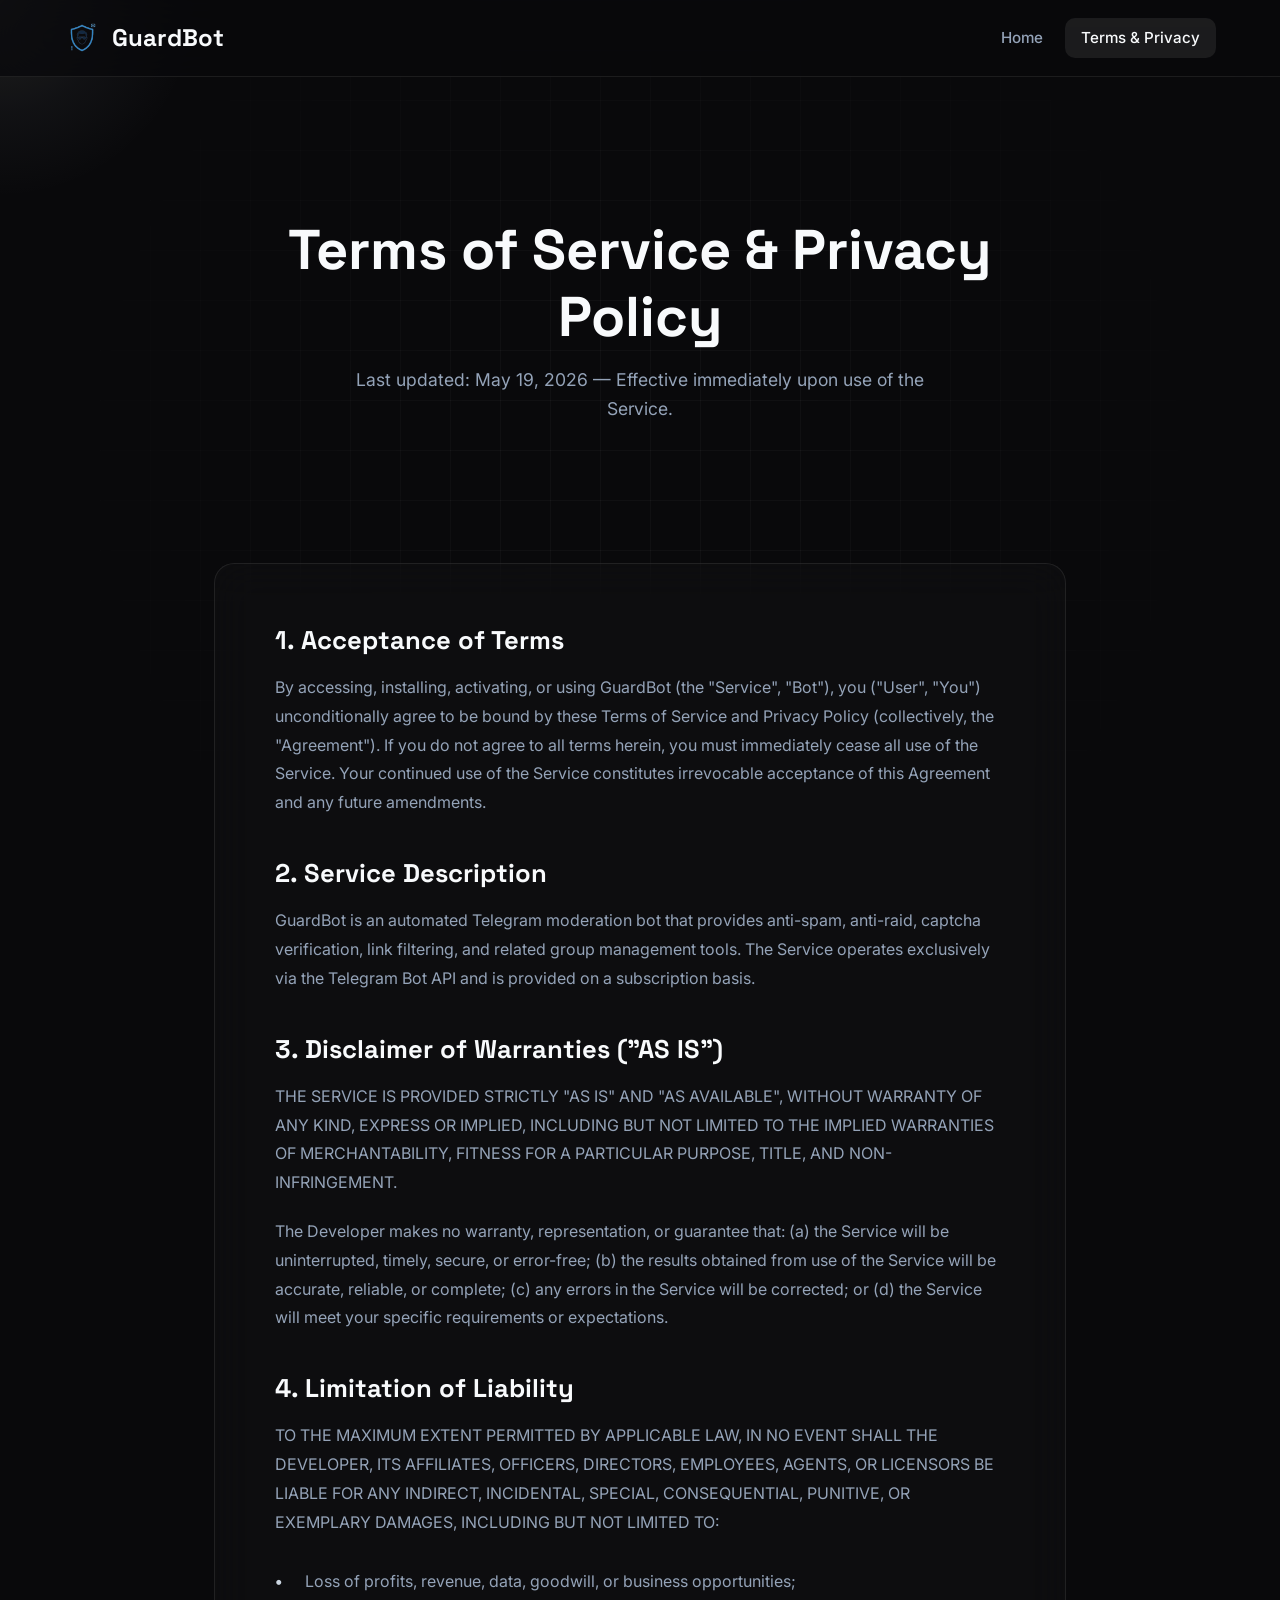
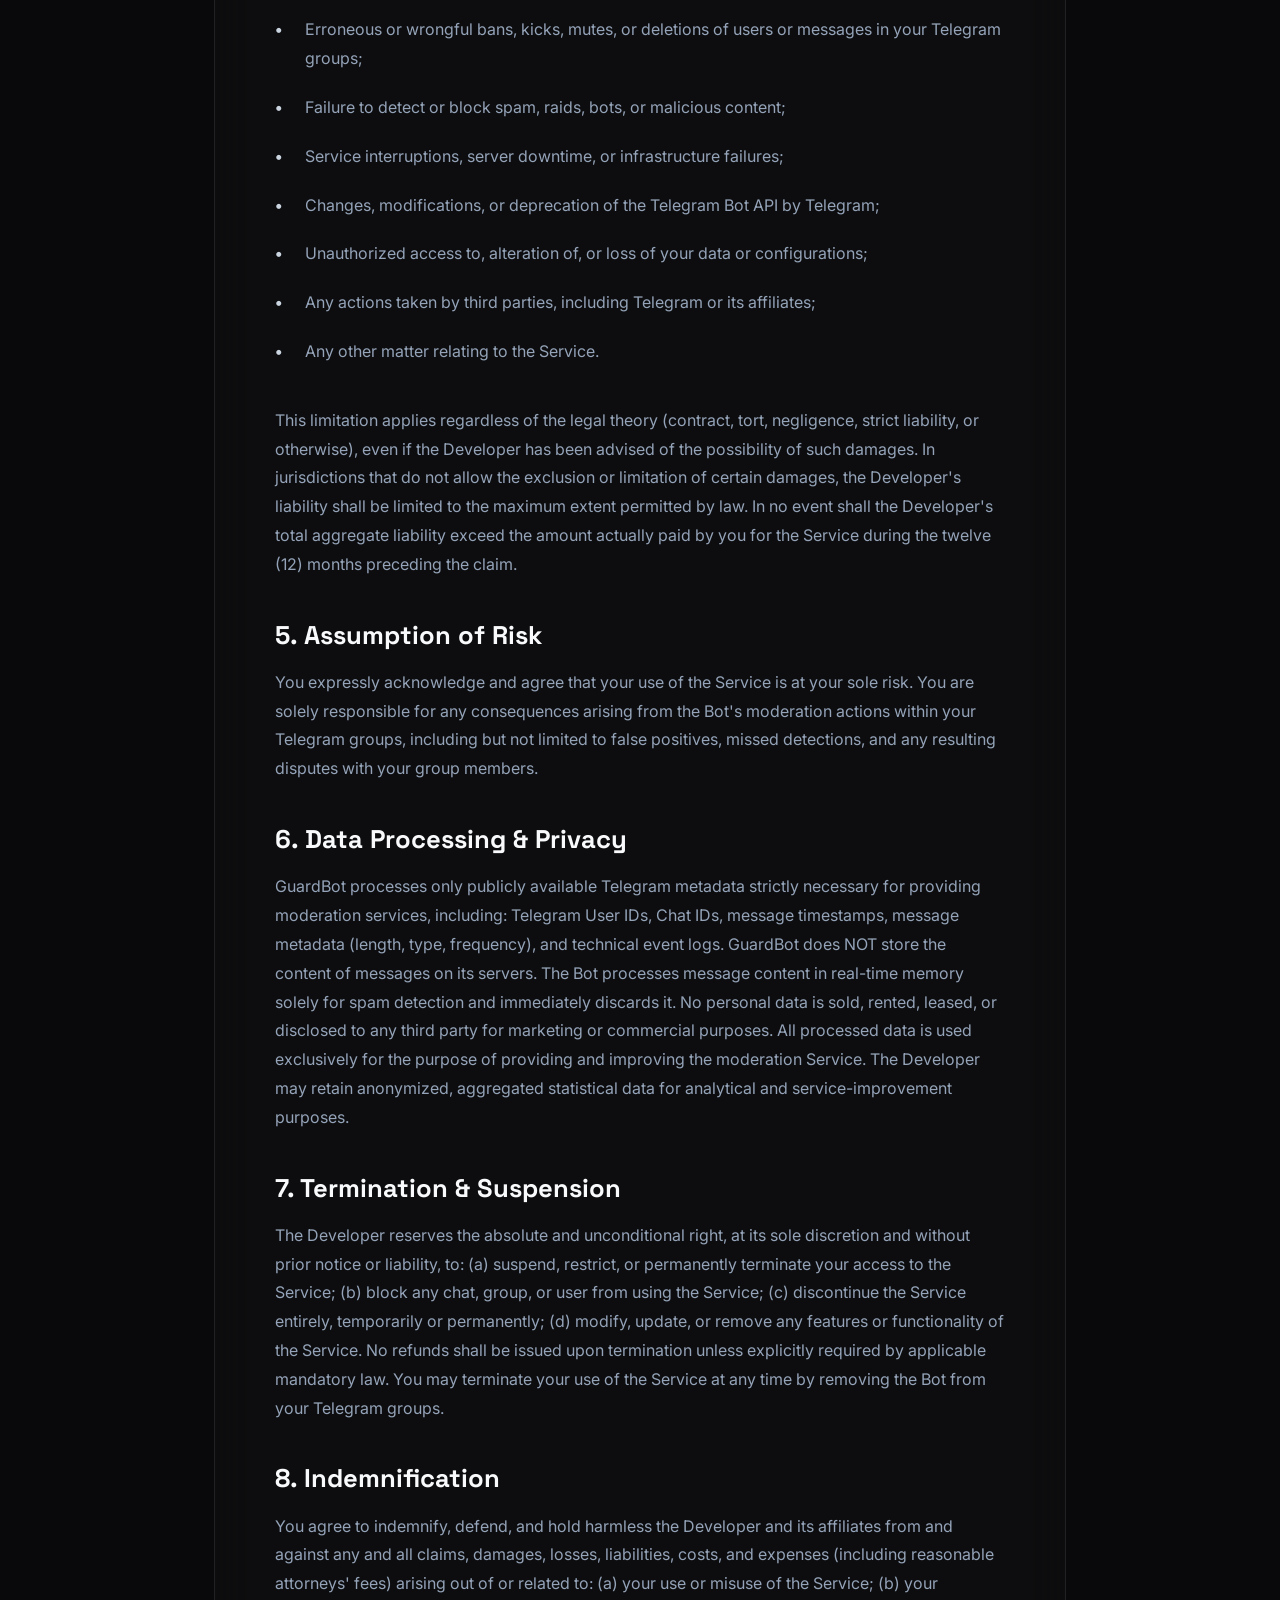
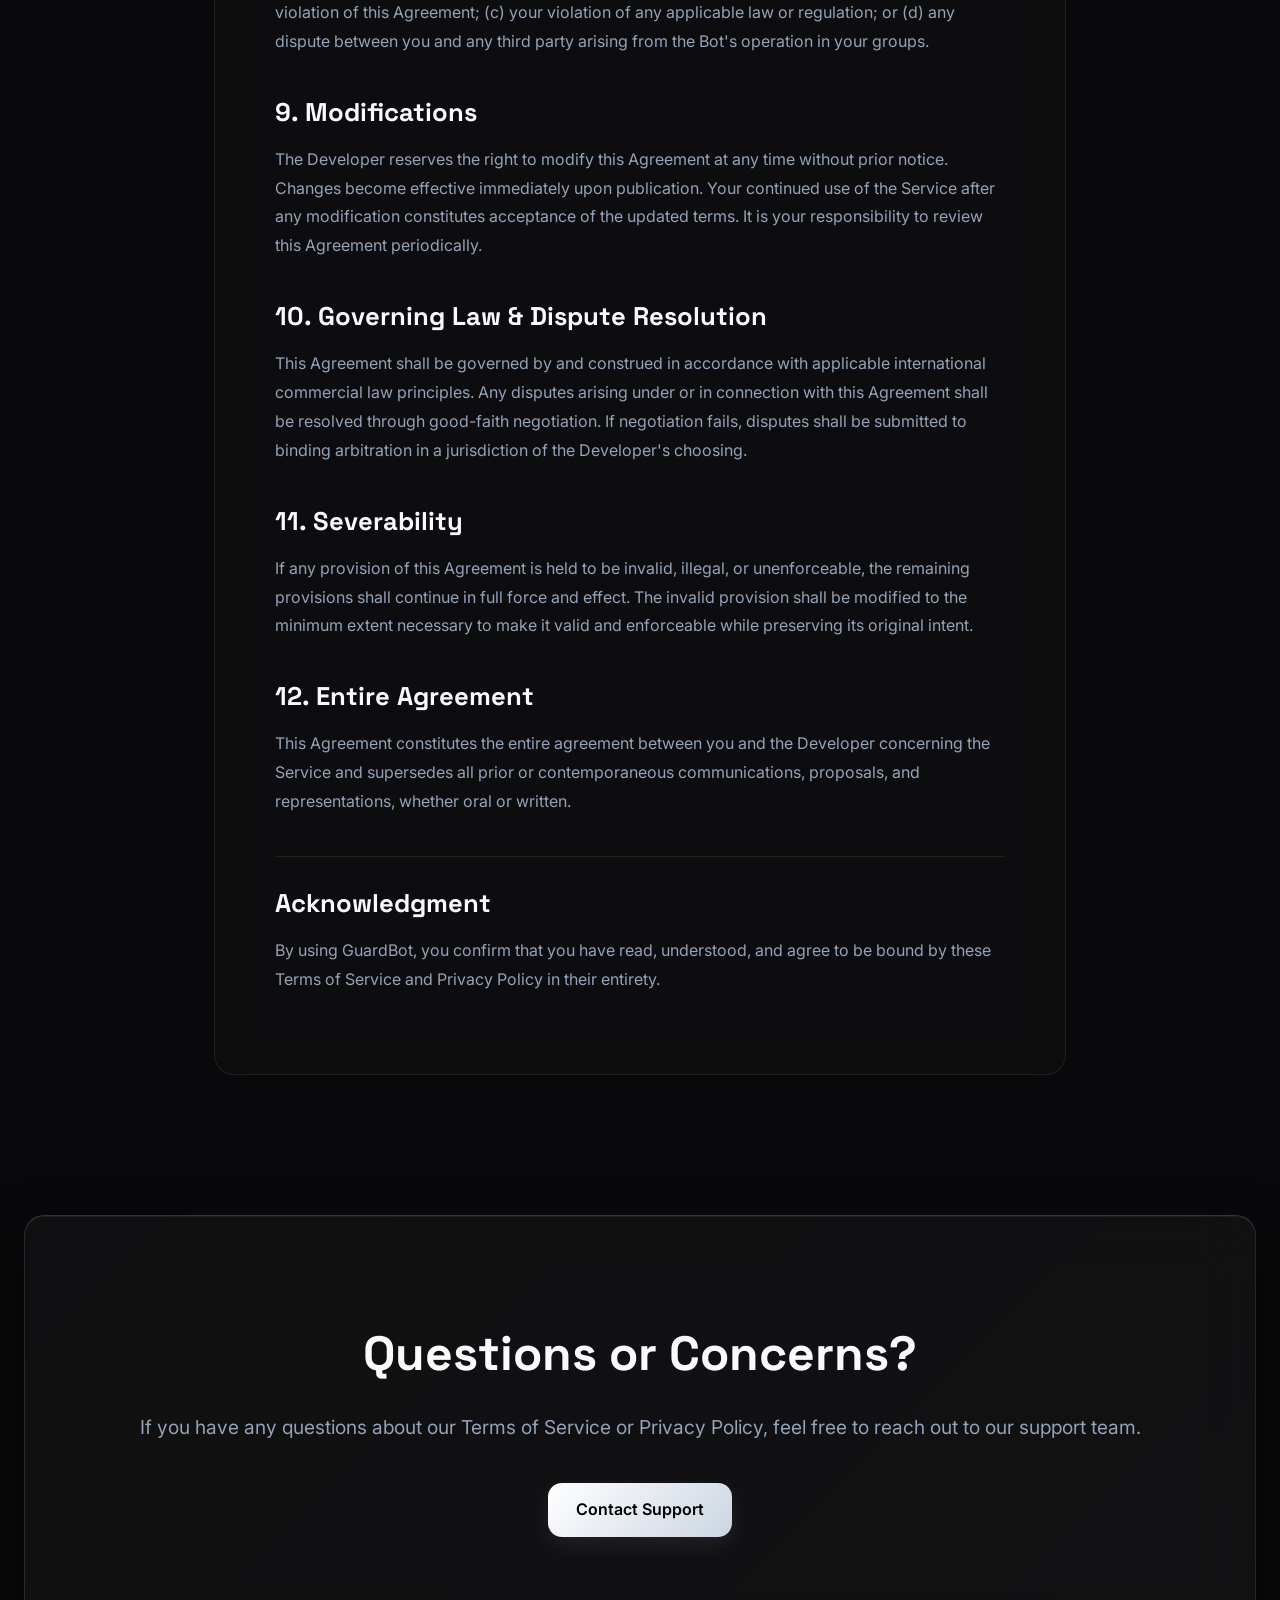
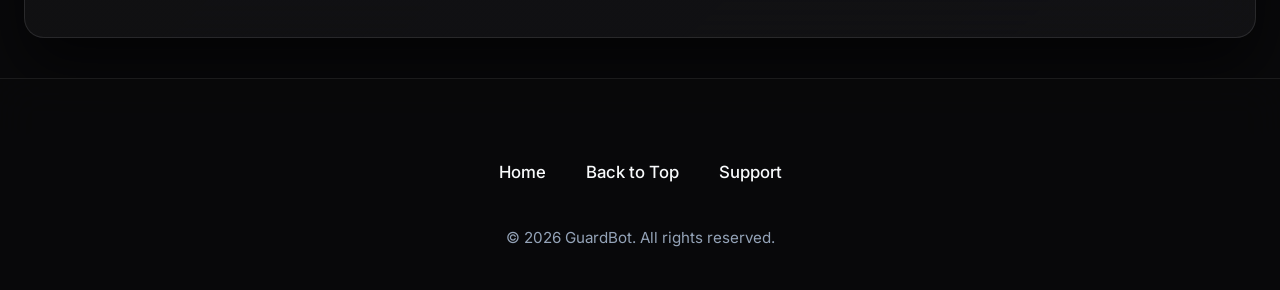
<file: docs/PrivacyPolicy/index.html>
<!DOCTYPE html>
<html lang="en" data-theme="dark">
<head>
    <meta charset="UTF-8">
    <meta name="viewport" content="width=device-width, initial-scale=1.0">
    <title>GuardBot | Terms of Service & Privacy Policy</title>
    <meta name="description" content="GuardBot Terms of Service and Privacy Policy - Learn how we protect your data and the terms of using our Telegram moderation bot.">
    <meta name="keywords" content="GuardBot, privacy policy, terms of service, telegram bot, data protection, moderation">
    <meta http-equiv="Content-Type" content="text/html; charset=UTF-8">
    <meta name="robots" content="index, follow">
    <link rel="canonical" href="https://guardbot.tech/PrivacyPolicy/">
    
    <meta property="og:type" content="website">
    <meta property="og:url" content="https://guardbot.tech/PrivacyPolicy/">
    <meta property="og:title" content="GuardBot | Terms of Service & Privacy Policy">
    <meta property="og:description" content="GuardBot Terms of Service and Privacy Policy">
    <meta property="og:image" content="https://guardbot.tech/images/Icon.png">

    <meta property="twitter:card" content="summary_large_image">
    <meta property="twitter:url" content="https://guardbot.tech/PrivacyPolicy/">
    <meta property="twitter:title" content="GuardBot | Terms of Service & Privacy Policy">
    <meta property="twitter:description" content="GuardBot Terms of Service and Privacy Policy">
    <meta property="twitter:image" content="https://guardbot.tech/images/Icon.png">

    <link rel="icon" type="image/png" href="../images/Icon.png?v=2">
    <link rel="apple-touch-icon" href="../images/Icon.png?v=2">
    <link rel="preconnect" href="https://fonts.googleapis.com">
    <link rel="preconnect" href="https://fonts.gstatic.com" crossorigin>
    <link href="https://fonts.googleapis.com/css2?family=Inter:wght@400;500;600;700&family=Space+Grotesk:wght@500;600;700&display=swap" rel="stylesheet">

    <link rel="stylesheet" href="../style.css">
    <style>
        .policy-hero {
            padding: 140px 24px 80px;
            text-align: center;
            position: relative;
            z-index: 1;
        }

        .policy-title {
            font-family: var(--font-heading);
            font-size: 3.5rem;
            font-weight: 700;
            color: var(--text);
            margin-bottom: 16px;
            line-height: 1.2;
        }

        .policy-subtitle {
            font-size: 1.1rem;
            color: var(--text-secondary);
            max-width: 600px;
            margin: 0 auto;
        }

        .policy-content {
            padding: 60px 24px;
            position: relative;
            z-index: 1;
        }

        .container {
            max-width: 900px;
            margin: 0 auto;
            padding: 0 24px;
        }

        .policy-article {
            background: rgba(255, 255, 255, 0.02);
            border: 1px solid var(--border);
            border-radius: var(--radius-lg);
            padding: 60px;
            backdrop-filter: blur(20px);
        }

        .policy-article h2 {
            font-family: var(--font-heading);
            font-size: 1.6rem;
            font-weight: 700;
            color: var(--text);
            margin-top: 40px;
            margin-bottom: 16px;
            line-height: 1.3;
        }

        .policy-article h2:first-child {
            margin-top: 0;
        }

        .policy-article p {
            color: var(--text-secondary);
            font-size: 1rem;
            line-height: 1.8;
            margin-bottom: 20px;
        }

        .policy-list {
            list-style: none;
            margin: 20px 0 30px 0;
            padding: 0;
        }

        .policy-list li {
            color: var(--text-secondary);
            font-size: 1rem;
            line-height: 1.8;
            padding: 10px 0 10px 30px;
            position: relative;
        }

        .policy-list li:before {
            content: '•';
            position: absolute;
            left: 0;
            color: var(--cyan);
            font-weight: bold;
        }

        .acknowledgment {
            margin-top: 50px;
            padding-top: 30px;
            border-top: 1px solid var(--border);
        }

        .cta-section {
            margin: 80px 24px 40px;
        }

        @media (max-width: 768px) {
            .policy-title {
                font-size: 2.5rem;
            }

            .policy-subtitle {
                font-size: 1rem;
            }

            .policy-article {
                padding: 30px;
            }

            .policy-article h2 {
                font-size: 1.3rem;
                margin-top: 30px;
            }

            .policy-article p {
                font-size: 0.95rem;
            }

            .policy-list li {
                font-size: 0.95rem;
                padding: 8px 0 8px 25px;
            }
        }

        @media (max-width: 480px) {
            .policy-hero {
                padding: 100px 16px 60px;
            }

            .policy-title {
                font-size: 1.8rem;
            }

            .policy-subtitle {
                font-size: 0.95rem;
            }

            .policy-content {
                padding: 40px 16px;
            }

            .policy-article {
                padding: 20px;
                border-radius: 12px;
            }

            .policy-article h2 {
                font-size: 1.1rem;
                margin-top: 20px;
            }

            .policy-article p {
                font-size: 0.9rem;
            }

            .container {
                padding: 0 16px;
            }
        }
    </style>
</head>
<body>
    <div class="cursor-glow"></div>

    <header>
        <div class="header-inner">
            <a href="../" class="logo">
                <img src="../images/Icon.png" alt="GuardBot" style="width: 36px; height: 36px;">
                GuardBot
            </a>
            <nav>
                <a href="../" class="nav-link">Home</a>
                <a href="#" class="nav-link active">Terms & Privacy</a>
            </nav>
        </div>
    </header>

    <main>
        <section class="policy-hero">
            <div class="container">
                <h1 class="policy-title">Terms of Service & Privacy Policy</h1>
                <p class="policy-subtitle">Last updated: May 19, 2026 — Effective immediately upon use of the Service.</p>
            </div>
        </section>

        <section class="policy-content">
            <div class="container">
                <article class="policy-article">
                    <h2>1. Acceptance of Terms</h2>
                    <p>By accessing, installing, activating, or using GuardBot (the "Service", "Bot"), you ("User", "You") unconditionally agree to be bound by these Terms of Service and Privacy Policy (collectively, the "Agreement"). If you do not agree to all terms herein, you must immediately cease all use of the Service. Your continued use of the Service constitutes irrevocable acceptance of this Agreement and any future amendments.</p>

                    <h2>2. Service Description</h2>
                    <p>GuardBot is an automated Telegram moderation bot that provides anti-spam, anti-raid, captcha verification, link filtering, and related group management tools. The Service operates exclusively via the Telegram Bot API and is provided on a subscription basis.</p>

                    <h2>3. Disclaimer of Warranties ("AS IS")</h2>
                    <p>THE SERVICE IS PROVIDED STRICTLY "AS IS" AND "AS AVAILABLE", WITHOUT WARRANTY OF ANY KIND, EXPRESS OR IMPLIED, INCLUDING BUT NOT LIMITED TO THE IMPLIED WARRANTIES OF MERCHANTABILITY, FITNESS FOR A PARTICULAR PURPOSE, TITLE, AND NON-INFRINGEMENT.</p>
                    <p>The Developer makes no warranty, representation, or guarantee that: (a) the Service will be uninterrupted, timely, secure, or error-free; (b) the results obtained from use of the Service will be accurate, reliable, or complete; (c) any errors in the Service will be corrected; or (d) the Service will meet your specific requirements or expectations.</p>

                    <h2>4. Limitation of Liability</h2>
                    <p>TO THE MAXIMUM EXTENT PERMITTED BY APPLICABLE LAW, IN NO EVENT SHALL THE DEVELOPER, ITS AFFILIATES, OFFICERS, DIRECTORS, EMPLOYEES, AGENTS, OR LICENSORS BE LIABLE FOR ANY INDIRECT, INCIDENTAL, SPECIAL, CONSEQUENTIAL, PUNITIVE, OR EXEMPLARY DAMAGES, INCLUDING BUT NOT LIMITED TO:</p>
                    <ul class="policy-list">
                        <li>Loss of profits, revenue, data, goodwill, or business opportunities;</li>
                        <li>Erroneous or wrongful bans, kicks, mutes, or deletions of users or messages in your Telegram groups;</li>
                        <li>Failure to detect or block spam, raids, bots, or malicious content;</li>
                        <li>Service interruptions, server downtime, or infrastructure failures;</li>
                        <li>Changes, modifications, or deprecation of the Telegram Bot API by Telegram;</li>
                        <li>Unauthorized access to, alteration of, or loss of your data or configurations;</li>
                        <li>Any actions taken by third parties, including Telegram or its affiliates;</li>
                        <li>Any other matter relating to the Service.</li>
                    </ul>
                    <p>This limitation applies regardless of the legal theory (contract, tort, negligence, strict liability, or otherwise), even if the Developer has been advised of the possibility of such damages. In jurisdictions that do not allow the exclusion or limitation of certain damages, the Developer's liability shall be limited to the maximum extent permitted by law. In no event shall the Developer's total aggregate liability exceed the amount actually paid by you for the Service during the twelve (12) months preceding the claim.</p>

                    <h2>5. Assumption of Risk</h2>
                    <p>You expressly acknowledge and agree that your use of the Service is at your sole risk. You are solely responsible for any consequences arising from the Bot's moderation actions within your Telegram groups, including but not limited to false positives, missed detections, and any resulting disputes with your group members.</p>

                    <h2>6. Data Processing & Privacy</h2>
                    <p>GuardBot processes only publicly available Telegram metadata strictly necessary for providing moderation services, including: Telegram User IDs, Chat IDs, message timestamps, message metadata (length, type, frequency), and technical event logs. GuardBot does NOT store the content of messages on its servers. The Bot processes message content in real-time memory solely for spam detection and immediately discards it. No personal data is sold, rented, leased, or disclosed to any third party for marketing or commercial purposes. All processed data is used exclusively for the purpose of providing and improving the moderation Service. The Developer may retain anonymized, aggregated statistical data for analytical and service-improvement purposes.</p>

                    <h2>7. Termination & Suspension</h2>
                    <p>The Developer reserves the absolute and unconditional right, at its sole discretion and without prior notice or liability, to: (a) suspend, restrict, or permanently terminate your access to the Service; (b) block any chat, group, or user from using the Service; (c) discontinue the Service entirely, temporarily or permanently; (d) modify, update, or remove any features or functionality of the Service. No refunds shall be issued upon termination unless explicitly required by applicable mandatory law. You may terminate your use of the Service at any time by removing the Bot from your Telegram groups.</p>

                    <h2>8. Indemnification</h2>
                    <p>You agree to indemnify, defend, and hold harmless the Developer and its affiliates from and against any and all claims, damages, losses, liabilities, costs, and expenses (including reasonable attorneys' fees) arising out of or related to: (a) your use or misuse of the Service; (b) your violation of this Agreement; (c) your violation of any applicable law or regulation; or (d) any dispute between you and any third party arising from the Bot's operation in your groups.</p>

                    <h2>9. Modifications</h2>
                    <p>The Developer reserves the right to modify this Agreement at any time without prior notice. Changes become effective immediately upon publication. Your continued use of the Service after any modification constitutes acceptance of the updated terms. It is your responsibility to review this Agreement periodically.</p>

                    <h2>10. Governing Law & Dispute Resolution</h2>
                    <p>This Agreement shall be governed by and construed in accordance with applicable international commercial law principles. Any disputes arising under or in connection with this Agreement shall be resolved through good-faith negotiation. If negotiation fails, disputes shall be submitted to binding arbitration in a jurisdiction of the Developer's choosing.</p>

                    <h2>11. Severability</h2>
                    <p>If any provision of this Agreement is held to be invalid, illegal, or unenforceable, the remaining provisions shall continue in full force and effect. The invalid provision shall be modified to the minimum extent necessary to make it valid and enforceable while preserving its original intent.</p>

                    <h2>12. Entire Agreement</h2>
                    <p>This Agreement constitutes the entire agreement between you and the Developer concerning the Service and supersedes all prior or contemporaneous communications, proposals, and representations, whether oral or written.</p>

                    <h2 class="acknowledgment">Acknowledgment</h2>
                    <p>By using GuardBot, you confirm that you have read, understood, and agree to be bound by these Terms of Service and Privacy Policy in their entirety.</p>
                </article>
            </div>
        </section>

        <section class="cta-section">
            <h3 class="cta-title">Questions or Concerns?</h3>
            <p class="cta-desc">If you have any questions about our Terms of Service or Privacy Policy, feel free to reach out to our support team.</p>
            <a href="https://t.me/GuardBotSupport" class="btn btn-primary" target="_blank">Contact Support</a>
        </section>
    </main>

    <footer>
        <div class="footer-links">
            <a href="../">Home</a>
            <a href="#top">Back to Top</a>
            <a href="https://t.me/GuardBotSupport" target="_blank">Support</a>
        </div>
        <p class="footer-copy">&copy; 2026 GuardBot. All rights reserved.</p>
    </footer>
</body>
</html>
</file>
<file: docs/style.css>
:root {
            --font-heading: 'Space Grotesk', sans-serif;
            --font-body: 'Inter', sans-serif;
            
            /* Midnight Glass — Premium Dark */
            --bg: #09090b;
            --bg-secondary: #111113;
            --surface: rgba(255, 255, 255, 0.03);
            --surface-hover: rgba(255, 255, 255, 0.06);
            --border: rgba(255, 255, 255, 0.08);
            --border-hover: rgba(255, 255, 255, 0.18);
            --text: #f8fafc;
            --text-secondary: #94a3b8;
            --text-muted: #475569;
            
            --accent: #f8fafc;
            --accent-glow: rgba(248, 250, 252, 0.1);
            --cyan: #cbd5e1;
            --cyan-glow: rgba(203, 213, 225, 0.08);
            
            --gradient: linear-gradient(135deg, #ffffff 0%, #cbd5e1 100%);
            --radius: 12px;
            --radius-lg: 20px;
            --transition: all 0.5s cubic-bezier(0.32, 0.72, 0, 1);
        }

        * { margin: 0; padding: 0; box-sizing: border-box; }
        html {
            scroll-behavior: smooth;
            overflow-x: hidden;
            width: 100%;
            max-width: 100%;
        }
        
        body {
            font-family: var(--font-body);
            background: var(--bg);
            color: var(--text);
            line-height: 1.6;
            min-height: 100vh;
            overflow-x: hidden;
            position: relative;
            width: 100%;
            max-width: 100%;
        }

        /* Dynamic Grid Background */
        body::before {
            content: '';
            position: fixed;
            inset: 0;
            background-image: 
                linear-gradient(rgba(255, 255, 255, 0.03) 1px, transparent 1px),
                linear-gradient(90deg, rgba(255, 255, 255, 0.03) 1px, transparent 1px);
            background-size: 50px 50px;
            z-index: -2;
            pointer-events: none;
            mask-image: radial-gradient(circle at 50% 50%, black 20%, transparent 80%);
            -webkit-mask-image: radial-gradient(circle at 50% 50%, black 20%, transparent 80%);
        }

        /* Cursor Glow - fixed offset */
        .cursor-glow {
            position: fixed;
            top: 0;
            left: 0;
            width: 400px;
            height: 400px;
            background: radial-gradient(circle, rgba(255, 255, 255, 0.1) 0%, rgba(203, 213, 225, 0.04) 40%, transparent 70%);
            border-radius: 50%;
            pointer-events: none;
            z-index: -1;
            /* Transform handles the centering relative to top/left values set in JS */
            transform: translate(-50%, -50%);
            opacity: 1;
            mix-blend-mode: screen;
            /* Smooth tracking */
            transition: left 0.1s ease-out, top 0.1s ease-out;
        }

        /* Typography */
        .text-gradient {
            background: var(--gradient);
            -webkit-background-clip: text;
            -webkit-text-fill-color: transparent;
            background-clip: text;
            display: inline-block;
        }
        
        .hero-title .text-gradient {
            background: linear-gradient(90deg, #ffffff 0%, #64748b 25%, #ffffff 50%, #64748b 75%, #ffffff 100%);
            -webkit-background-clip: text;
            -webkit-text-fill-color: transparent;
            background-clip: text;
            animation: textShimmer 4s infinite linear;
            background-size: 200% auto;
        }

        @keyframes textShimmer {
            0% { background-position: 0% center; }
            100% { background-position: 200% center; }
        }

        /* Header */
        header {
            position: fixed; top: 0; left: 0; right: 0; z-index: 100;
            background: rgba(9, 9, 11, 0.75); border-bottom: 1px solid var(--border);
            backdrop-filter: blur(30px); -webkit-backdrop-filter: blur(30px);
            transition: var(--transition);
        }
        .header-inner {
            max-width: 1200px; margin: 0 auto; padding: 0 24px; height: 76px;
            display: flex; align-items: center; justify-content: space-between;
        }
        .logo {
            display: flex; align-items: center; gap: 12px;
            font-family: var(--font-heading); font-size: 1.5rem; font-weight: 700;
            color: var(--text); text-decoration: none; transition: var(--transition);
        }
        .logo:hover { transform: scale(1.02); }
        .logo-icon {
            width: 36px; height: 36px; background: var(--gradient);
            border-radius: 10px; display: flex; align-items: center; justify-content: center;
            color: #000; box-shadow: 0 4px 20px var(--accent-glow);
        }
        
        nav { display: flex; align-items: center; gap: 6px; }
        .nav-link {
            padding: 8px 16px; color: var(--text-secondary); text-decoration: none;
            font-size: 0.95rem; font-weight: 500; border-radius: 10px;
            transition: var(--transition); cursor: pointer; position: relative;
        }
        .nav-link:hover, .nav-link.active { color: var(--text); background: rgba(255,255,255,0.08); }
        
        .header-actions { display: flex; align-items: center; gap: 16px; }
        .lang-switch {
            display: flex; align-items: center; background: rgba(255,255,255,0.05);
            border: 1px solid var(--border); border-radius: 10px; overflow: hidden;
            padding: 4px; gap: 4px; backdrop-filter: blur(10px);
        }
        .lang-btn {
            background: transparent; border: none; color: var(--text-secondary);
            padding: 6px 12px; cursor: pointer; font-family: var(--font-body);
            font-size: 0.85rem; font-weight: 600; transition: var(--transition);
            border-radius: 6px;
        }
        .lang-btn:hover { color: var(--text); }
        .lang-btn.active { background: rgba(255,255,255,0.15); color: var(--text); box-shadow: 0 2px 10px rgba(0,0,0,0.2); }

        .btn {
            display: inline-flex; align-items: center; justify-content: center; gap: 8px;
            padding: 14px 28px; font-size: 1rem; font-weight: 600; border-radius: 14px;
            text-decoration: none; transition: var(--transition); cursor: pointer;
            border: none; font-family: inherit; position: relative; overflow: hidden;
        }
        .btn-primary {
            background: var(--gradient); color: #000;
            box-shadow: 0 8px 25px rgba(255, 255, 255, 0.08);
        }
        .btn-primary::after {
            content: ''; position: absolute; top: 0; left: -100%; width: 100%; height: 100%;
            background: linear-gradient(90deg, transparent, rgba(255,255,255,0.3), transparent);
            transition: left 0.5s ease;
        }
        .btn-primary:hover {
            transform: translateY(-2px); box-shadow: 0 12px 35px rgba(255, 255, 255, 0.1);
        }
        .btn-primary:hover::after { left: 100%; }
        
        .btn-secondary {
            background: var(--surface); color: var(--text); border: 1px solid var(--border);
            backdrop-filter: blur(20px);
        }
        .btn-secondary:hover {
            background: var(--surface-hover); border-color: var(--cyan);
            transform: translateY(-2px); box-shadow: 0 8px 25px rgba(255, 255, 255, 0.04);
        }

        main { padding-top: 76px; }
        .page { display: none; opacity: 0; transition: opacity 0.4s ease; }
        .page.active { display: block; opacity: 1; }

        .container { max-width: 1200px; margin: 0 auto; padding: 0 24px; }
        .container-wide { max-width: 1500px; }
        .section { padding: 60px 0 100px; }
        .section-header { text-align: center; margin-bottom: 70px; }
        .section-title { font-family: var(--font-heading); font-size: 3rem; font-weight: 700; margin-bottom: 20px; letter-spacing: -0.5px; }
        .section-subtitle { font-size: 1.15rem; color: var(--text-secondary); max-width: 600px; margin: 0 auto; line-height: 1.6; }

        /* Reveals */
        .reveal { opacity: 0; transform: translateY(30px) scale(0.95); transition: all 0.8s cubic-bezier(0.16, 1, 0.3, 1); }
        .reveal.active { opacity: 1; transform: translateY(0) scale(1); }

        /* Hero */
        
        .hero::before {
            content: ''; position: absolute; top: 0; left: 50%; transform: translateX(-50%);
            width: 800px; height: 600px; background: radial-gradient(ellipse at top, rgba(255,255,255,0.08), transparent 70%);
            pointer-events: none; z-index: -1;
        }
        .hero { padding: 80px 0 100px; text-align: center; position: relative; perspective: 1000px; overflow: hidden; }
    
        .hero-badge {
            display: inline-flex; align-items: center; gap: 8px; padding: 8px 20px;
            background: rgba(255, 255, 255, 0.02); border: 1px solid rgba(255, 255, 255, 0.06);
            color: var(--cyan); border-radius: 50px; font-size: 0.9rem; font-weight: 600;
            margin-bottom: 30px; backdrop-filter: blur(10px); box-shadow: 0 0 30px rgba(255, 255, 255, 0.04);
            transition: var(--transition);
        }
        .hero-badge:hover { transform: translateY(-2px) scale(1.05); box-shadow: 0 0 40px rgba(255, 255, 255, 0.08); border-color: var(--cyan); }
        
        .hero-title {
            font-family: var(--font-heading); font-size: 4.8rem; font-weight: 700;
            line-height: 1.1; margin-bottom: 24px; max-width: 900px; margin-inline: auto;
            letter-spacing: -1.5px; text-shadow: 0 10px 40px rgba(0,0,0,0.5);
        }
        .hero-desc { font-size: 1.25rem; color: var(--text-secondary); max-width: 650px; margin: 0 auto 40px; line-height: 1.7; }
        .hero-actions { display: flex; gap: 16px; justify-content: center; flex-wrap: wrap; }
        
        .hero-stats { display: flex; justify-content: center; gap: 80px; margin-top: 100px; padding-top: 50px; border-top: 1px solid var(--border); }
        .hero-stat { text-align: center; transition: var(--transition); }
        .hero-stat:hover { transform: translateY(-5px) scale(1.05); }
        .hero-stat-value { font-family: var(--font-heading); font-size: 3rem; font-weight: 700; color: var(--text); margin-bottom: 4px; text-shadow: 0 0 20px rgba(255,255,255,0.2); }
        .hero-stat-label { font-size: 1rem; color: var(--accent); font-weight: 500; text-transform: uppercase; letter-spacing: 1.5px; }

        /* Cards with Dynamic Borders */
        .features-grid { display: grid; grid-template-columns: repeat(auto-fit, minmax(280px, 1fr)); gap: 24px; }
        .why-grid {
            display: grid;
            grid-template-columns: repeat(4, 1fr);
            gap: 24px;
        }
        @media (max-width: 1024px) {
            .why-grid {
                grid-template-columns: repeat(2, 1fr);
            }
        }
        
        .feature-card, .pricing-card, .command-group {
            background: linear-gradient(180deg, rgba(255,255,255,0.04) 0%, rgba(255,255,255,0.01) 100%);
            border: 1px solid var(--border);
            border-top: 1px solid rgba(255,255,255,0.12); /* Double-bezel top highlight */
            box-shadow: 0 20px 40px rgba(0,0,0,0.5), inset 0 1px 0 rgba(255,255,255,0.05);
            border-radius: var(--radius-lg); padding: 36px; transition: transform 0.4s cubic-bezier(0.16, 1, 0.3, 1), box-shadow 0.4s ease, border-color 0.4s ease;
            backdrop-filter: blur(24px); position: relative; overflow: visible;
            display: flex; flex-direction: column; z-index: 1; transform-style: preserve-3d;
        }
        .feature-card:hover, .pricing-card:hover, .command-group:hover {
            box-shadow: 0 30px 60px rgba(0,0,0,0.7), inset 0 1px 0 rgba(255,255,255,0.1);
            border-top-color: rgba(255,255,255,0.25);
            transform: translateY(-4px);
        }
    .feature-card::before, .pricing-card::before, .command-group::before {
            content: ''; position: absolute; inset: 0; padding: 1.5px;
            border-radius: inherit;
            background: radial-gradient(
                400px circle at var(--mouse-x, 0) var(--mouse-y, 0),
                rgba(255, 255, 255, 0.15),
                transparent 40%
            );
            -webkit-mask: linear-gradient(#fff 0 0) content-box, linear-gradient(#fff 0 0);
            -webkit-mask-composite: xor; mask-composite: exclude;
            opacity: 0; transition: opacity 0.5s; pointer-events: none; z-index: -1;
        }
        .feature-card:hover::before, .pricing-card:hover::before, .command-group:hover::before { opacity: 1; }
        
        .feature-icon {
            width: 56px; height: 56px; background: linear-gradient(135deg, rgba(255,255,255,0.06), rgba(255,255,255,0.02));
            color: var(--text); border-radius: 14px; display: flex; align-items: center;
            justify-content: center; margin-bottom: 24px; border: 1px solid rgba(255, 255, 255, 0.1);
            transition: var(--transition); box-shadow: 0 4px 12px rgba(0,0,0,0.3);
        }
        .feature-card:hover .feature-icon { transform: scale(1.1) rotate(5deg); background: linear-gradient(135deg, rgba(255,255,255,0.1), rgba(255,255,255,0.04)); border-color: rgba(255,255,255,0.2); box-shadow: 0 8px 24px rgba(0,0,0,0.5), 0 0 20px var(--cyan-glow); }
        .feature-title { font-family: var(--font-heading); font-size: 1.3rem; font-weight: 600; margin-bottom: 12px; color: #fff; }
        .feature-desc { color: var(--text-secondary); font-size: 1rem; line-height: 1.5; }

        /* Pricing adjustments */
        .pricing-grid { display: flex; flex-wrap: nowrap; overflow-x: auto; gap: 24px; padding: 20px 4px 24px 4px; scroll-snap-type: x mandatory; -webkit-overflow-scrolling: touch; perspective: 1500px; }
        .pricing-grid::-webkit-scrollbar { height: 8px; }
        .pricing-grid::-webkit-scrollbar-track { background: rgba(255,255,255,0.05); border-radius: 10px; }
        .pricing-grid::-webkit-scrollbar-thumb { background: rgba(255, 255, 255, 0.06); border-radius: 10px; }
        .pricing-grid::-webkit-scrollbar-thumb:hover { background: var(--cyan); }
        .pricing-card { flex: 0 0 320px; padding: 40px 24px; transform-origin: center center; display: flex; flex-direction: column; scroll-snap-align: center; }
        .pricing-card.popular {
            border: 1px solid rgba(255, 255, 255, 0.08);
            background: linear-gradient(180deg, rgba(255, 255, 255, 0.02) 0%, var(--surface) 100%);
            box-shadow: 0 15px 40px rgba(255, 255, 255, 0.03);
        }
        .pricing-badge {
            position: absolute; top: -14px; left: 50%; transform: translateX(-50%);
            background: var(--gradient); color: #000; padding: 6px 20px;
            border-radius: 50px; font-size: 0.8rem; font-weight: 700; text-transform: uppercase;
            box-shadow: 0 4px 15px var(--accent-glow); letter-spacing: 1px;
        }
        .pricing-name { font-family: var(--font-heading); font-size: 1.4rem; font-weight: 600; margin-bottom: 12px; color: var(--cyan); text-shadow: 0 0 10px rgba(255, 255, 255, 0.06); }
        .pricing-price { font-family: var(--font-heading); font-size: 3.5rem; font-weight: 700; margin-bottom: 4px; line-height: 1; }
        .pricing-period { color: var(--text-muted); font-size: 1rem; margin-bottom: 40px; }
        .pricing-features { list-style: none; margin-bottom: 40px; flex-grow: 1; }
        .pricing-features li { display: flex; align-items: flex-start; gap: 12px; padding: 12px 0; color: var(--text-secondary); font-size: 1rem; border-bottom: 1px solid rgba(255,255,255,0.03); transition: var(--transition); }
        .pricing-features li:hover { color: var(--text); padding-left: 5px; }
        .pricing-features li:last-child { border-bottom: none; }
        .pricing-features li svg { flex-shrink: 0; margin-top: 2px; }

        /* Compare Table */
        .comparison-wrapper { overflow-x: auto; border-radius: var(--radius-lg); border: 1px solid var(--border); background: rgba(10, 10, 15, 0.6); backdrop-filter: blur(30px); box-shadow: 0 20px 50px rgba(0,0,0,0.5); }
        .comparison-table { width: 100%; border-collapse: collapse; min-width: 800px; }
        .comparison-table th, .comparison-table td { padding: 24px 30px; text-align: left; border-bottom: 1px solid var(--border); transition: var(--transition); }
        .comparison-table thead { background: rgba(0,0,0,0.5); }
        .comparison-table th { font-family: var(--font-heading); font-weight: 600; color: var(--text); font-size: 1.15rem; }
        .comparison-table th.highlight { background: rgba(255, 255, 255, 0.03); color: var(--cyan); border-top-left-radius: 20px; border-top-right-radius: 20px; box-shadow: inset 0 2px 10px rgba(255, 255, 255, 0.04); }
        .comparison-table td { color: var(--text-secondary); font-size: 1rem; }
        .comparison-table td.highlight { background: rgba(255, 255, 255, 0.01); color: var(--text); font-weight: 500; border-left: 1px solid rgba(255, 255, 255, 0.04); border-right: 1px solid rgba(255, 255, 255, 0.04); }
        .comparison-table tbody tr:hover td { background: rgba(255,255,255,0.05); }
        .comparison-table tbody tr:hover td.highlight { background: rgba(255, 255, 255, 0.03); }
        .comparison-table tbody tr:last-child td { border-bottom: none; }

        /* Docs */
        .commands-grid { display: grid; grid-template-columns: repeat(auto-fit, minmax(320px, 1fr)); gap: 24px; perspective: 1000px; }
        .command-group-title { font-family: var(--font-heading); font-size: 1.3rem; font-weight: 600; margin-bottom: 20px; color: var(--cyan); display: flex; align-items: center; gap: 10px; border-bottom: 1px solid var(--border); padding-bottom: 16px; }
        .command-sub-title { font-size: 0.95rem; color: var(--accent); margin: 20px 0 12px; font-weight: 600; text-transform: uppercase; letter-spacing: 0.5px; }
        .command-list { list-style: none; }
        .command-list li { display: flex; flex-direction: column; padding: 12px 0; border-bottom: 1px dashed rgba(255,255,255,0.05); gap: 6px; transition: var(--transition); }
        .command-list li:hover { transform: translateX(5px); }
        .command-list li:last-child { border-bottom: none; }
        .command-list code { background: rgba(255, 255, 255, 0.02); color: var(--cyan); padding: 4px 10px; border-radius: 8px; font-size: 0.9rem; font-family: monospace; width: fit-content; border: 1px solid rgba(255, 255, 255, 0.04); box-shadow: 0 0 10px rgba(255, 255, 255, 0.01); }
        .cmd-desc { font-size: 0.95rem; color: var(--text-secondary); }

        /* FAQ */
        .faq-list { max-width: 800px; margin: 0 auto; display: flex; flex-direction: column; gap: 16px; }
        .faq-item { background: var(--surface); border: 1px solid var(--border); border-radius: var(--radius); overflow: hidden; transition: var(--transition); backdrop-filter: blur(20px); }
        .faq-item:hover { border-color: rgba(255, 255, 255, 0.08); box-shadow: 0 10px 30px rgba(0,0,0,0.3); transform: translateY(-2px); }
        .faq-question { width: 100%; padding: 24px 30px; background: transparent; border: none; text-align: left; font-size: 1.1rem; font-weight: 600; color: var(--text); cursor: pointer; display: flex; justify-content: space-between; align-items: center; font-family: inherit; transition: var(--transition); }
        .faq-question:hover { color: var(--cyan); padding-left: 35px; }
        .faq-icon { font-size: 1.2rem; transition: transform 0.4s cubic-bezier(0.16, 1, 0.3, 1); color: var(--accent); }
        .faq-item.open .faq-icon { transform: rotate(180deg); color: var(--cyan); }
        .faq-answer-wrapper { display: grid; grid-template-rows: 0fr; transition: grid-template-rows 0.4s cubic-bezier(0.16, 1, 0.3, 1); }
        .faq-item.open .faq-answer-wrapper { grid-template-rows: 1fr; }
        .faq-answer-inner { overflow: hidden; }
        .faq-answer-content { padding: 0 30px 30px; color: var(--text-secondary); line-height: 1.7; font-size: 1.05rem; }

        /* CTA */
        .cta-section { background: linear-gradient(135deg, rgba(18, 18, 20, 0.8) 0%, rgba(24, 24, 27, 0.6) 100%); border: 1px solid rgba(255, 255, 255, 0.1); border-top: 1px solid rgba(255, 255, 255, 0.15); border-radius: var(--radius-lg); padding: 100px 40px; text-align: center; position: relative; overflow: hidden; box-shadow: 0 30px 60px rgba(0, 0, 0, 0.6), inset 0 1px 0 rgba(255,255,255,0.06); backdrop-filter: blur(30px); }
        .cta-title { font-family: var(--font-heading); font-size: 3rem; font-weight: 700; margin-bottom: 20px; position: relative; z-index: 1; }
        .cta-desc { color: var(--text-secondary); margin-bottom: 40px; font-size: 1.2rem; position: relative; z-index: 1; }
        
        /* Footer */
        footer { background: rgba(9, 9, 11, 0.9); border-top: 1px solid var(--border); padding: 80px 0 40px; text-align: center; position: relative; z-index: 10; backdrop-filter: blur(20px); }
        .footer-links { display: flex; justify-content: center; gap: 40px; margin-bottom: 40px; flex-wrap: wrap; }
        .footer-links a { color: var(--text); text-decoration: none; font-size: 1.05rem; transition: var(--transition); display: flex; align-items: center; gap: 10px; font-weight: 500; }
        .footer-links a:hover { color: var(--cyan); transform: translateY(-3px) scale(1.05); text-shadow: 0 0 10px rgba(255, 255, 255, 0.08); }
        .footer-copy { color: var(--text-secondary); font-size: 0.95rem; }

        /* Beta Modal */
        .modal-overlay { position: fixed; top: 0; left: 0; right: 0; bottom: 0; background: rgba(0,0,0,0.8); backdrop-filter: blur(10px); z-index: 2000; display: flex; align-items: center; justify-content: center; opacity: 0; pointer-events: none; transition: var(--transition); padding: 20px; }
        .modal-overlay.active { opacity: 1; pointer-events: all; }
        .modal-content { max-width: 500px; width: 100%; background: var(--bg-secondary); padding: 40px; position: relative; transform: translateY(20px) scale(0.95); transition: var(--transition); border: 1px solid var(--border); border-radius: var(--radius-lg); }
        .modal-overlay.active .modal-content { transform: translateY(0) scale(1); }
        .modal-close { position: absolute; top: 20px; right: 20px; background: none; border: none; color: var(--text-muted); cursor: pointer; transition: var(--transition); padding: 5px; }
        .modal-close:hover { color: var(--text); transform: scale(1.1); }
        .modal-title { font-family: var(--font-heading); font-size: 1.8rem; margin-bottom: 20px; color: var(--text); }
        .modal-body p { color: var(--text-secondary); margin-bottom: 24px; font-size: 1rem; }
        .beta-steps { display: flex; flex-direction: column; gap: 16px; margin-bottom: 10px; }
        .beta-step { display: flex; align-items: center; gap: 16px; background: rgba(255,255,255,0.03); padding: 16px; border-radius: 12px; border: 1px solid rgba(255,255,255,0.05); }
        .beta-step .step-num { width: 32px; height: 32px; flex-shrink: 0; background: var(--gradient); border-radius: 50%; display: flex; align-items: center; justify-content: center; font-weight: bold; color: #000; }
        .beta-step .step-text { color: var(--text); font-size: 0.95rem; line-height: 1.4; text-align: left; }

        /* Mobile Adjustments */
        .mobile-toggle { display: none; }
        @media (max-width: 768px) {
            .container { padding: 0 16px; }
            .header-inner { padding: 0 16px; }
            
            .hero { padding: 100px 0 60px; }
            .hero-title { font-size: 2.2rem; letter-spacing: -1px; margin-bottom: 16px; line-height: 1.2; }
            .hero-desc { font-size: 1.05rem; margin-bottom: 30px; }
            .hero-actions { flex-direction: column; width: 100%; gap: 12px; }
            .hero-actions .btn { width: 100%; }
            .hero-stats { flex-direction: column; gap: 30px; margin-top: 50px; padding-top: 30px; }
            .hero-stat-value { font-size: 2.4rem; }
            
            .section-title { font-size: 2rem; margin-bottom: 12px; }
            .section-subtitle { font-size: 1rem; }
            .section { padding: 60px 0; }
            .section-header { margin-bottom: 40px; }
            
            .header-inner nav { display: none; }
            
            @keyframes mobileMenuSlideDown {
                from { opacity: 0; transform: translateY(-12px); }
                to { opacity: 1; transform: translateY(0); }
            }
            
            .header-inner nav.open { 
                display: flex; position: absolute; top: 76px; left: 0; right: 0; 
                background: rgba(9, 9, 11, 0.98); flex-direction: column; padding: 24px; 
                border-bottom: 1px solid var(--border); backdrop-filter: blur(30px);
                gap: 12px; z-index: 99;
                animation: mobileMenuSlideDown 0.35s cubic-bezier(0.16, 1, 0.3, 1) forwards;
            }
            .header-inner nav.open .nav-link {
                width: 100%; padding: 12px 20px; text-align: center; border-radius: 12px;
                background: rgba(255, 255, 255, 0.02); border: 1px solid rgba(255, 255, 255, 0.04);
                font-size: 1.05rem; transition: var(--transition);
            }
            .header-inner nav.open .nav-link.active {
                background: var(--gradient); color: #000; font-weight: 600;
            }
            
            /* Hide the start button inside the header on small devices to avoid crowding */
            .header-actions > .btn-primary { display: none; }
            
            /* Burger menu and transitions */
            .mobile-toggle {
                display: flex; flex-direction: column; justify-content: center; gap: 6px; 
                background: none; border: none; cursor: pointer; padding: 4px; margin-left: 8px;
                width: 36px; height: 36px; position: relative; z-index: 101;
            }
            .mobile-toggle span {
                width: 26px; height: 2px; background: var(--text); 
                transition: transform 0.3s cubic-bezier(0.16, 1, 0.3, 1), opacity 0.3s ease; 
                border-radius: 2px; display: block; margin: 0 auto;
            }
            /* Morph to X */
            .mobile-toggle.open span:nth-child(1) {
                transform: translateY(8px) rotate(45deg);
            }
            .mobile-toggle.open span:nth-child(2) {
                opacity: 0;
            }
            .mobile-toggle.open span:nth-child(3) {
                transform: translateY(-8px) rotate(-45deg);
            }
            
            .features-grid, .why-grid, .pricing-grid, .commands-grid { grid-template-columns: 1fr; gap: 16px; }
            
            .feature-card, .pricing-card, .command-group { padding: 24px; transform: none !important; }
            .pricing-card.popular { padding: 32px 24px; }
            .pricing-price { font-size: 3rem; }
            
            .cta-section { padding: 40px 24px; border-radius: 24px; }
            .cta-title { font-size: 1.8rem; }
            .cta-desc { font-size: 1rem; margin-bottom: 24px; }
            
            /* Swipeable comparison table wrapper */
            .comparison-wrapper {
                overflow-x: auto;
                -webkit-overflow-scrolling: touch;
                margin: 0 -8px;
                border-radius: 16px;
                box-shadow: 0 10px 30px rgba(0, 0, 0, 0.4);
            }
            .comparison-wrapper::-webkit-scrollbar {
                height: 4px;
            }
            .comparison-wrapper::-webkit-scrollbar-thumb {
                background: rgba(255, 255, 255, 0.12);
                border-radius: 2px;
            }
            .comparison-table th, .comparison-table td { padding: 16px; font-size: 0.95rem; }
            
            /* Responsive modal optimizations */
            .modal-content {
                padding: 24px 18px !important;
                border-radius: 20px !important;
            }
            .modal-close {
                top: 16px !important;
                right: 16px !important;
            }
            .modal-title {
                font-size: 1.4rem !important;
                margin-bottom: 16px !important;
            }
            
            .faq-question { padding: 20px 16px; font-size: 1rem; }
            .faq-answer-content { padding: 0 16px 20px; font-size: 0.95rem; }
            
            .footer-links { flex-direction: column; gap: 20px; align-items: center; }
            
            .cursor-glow { display: none; } /* Disable on mobile for performance */
        }
</file>
